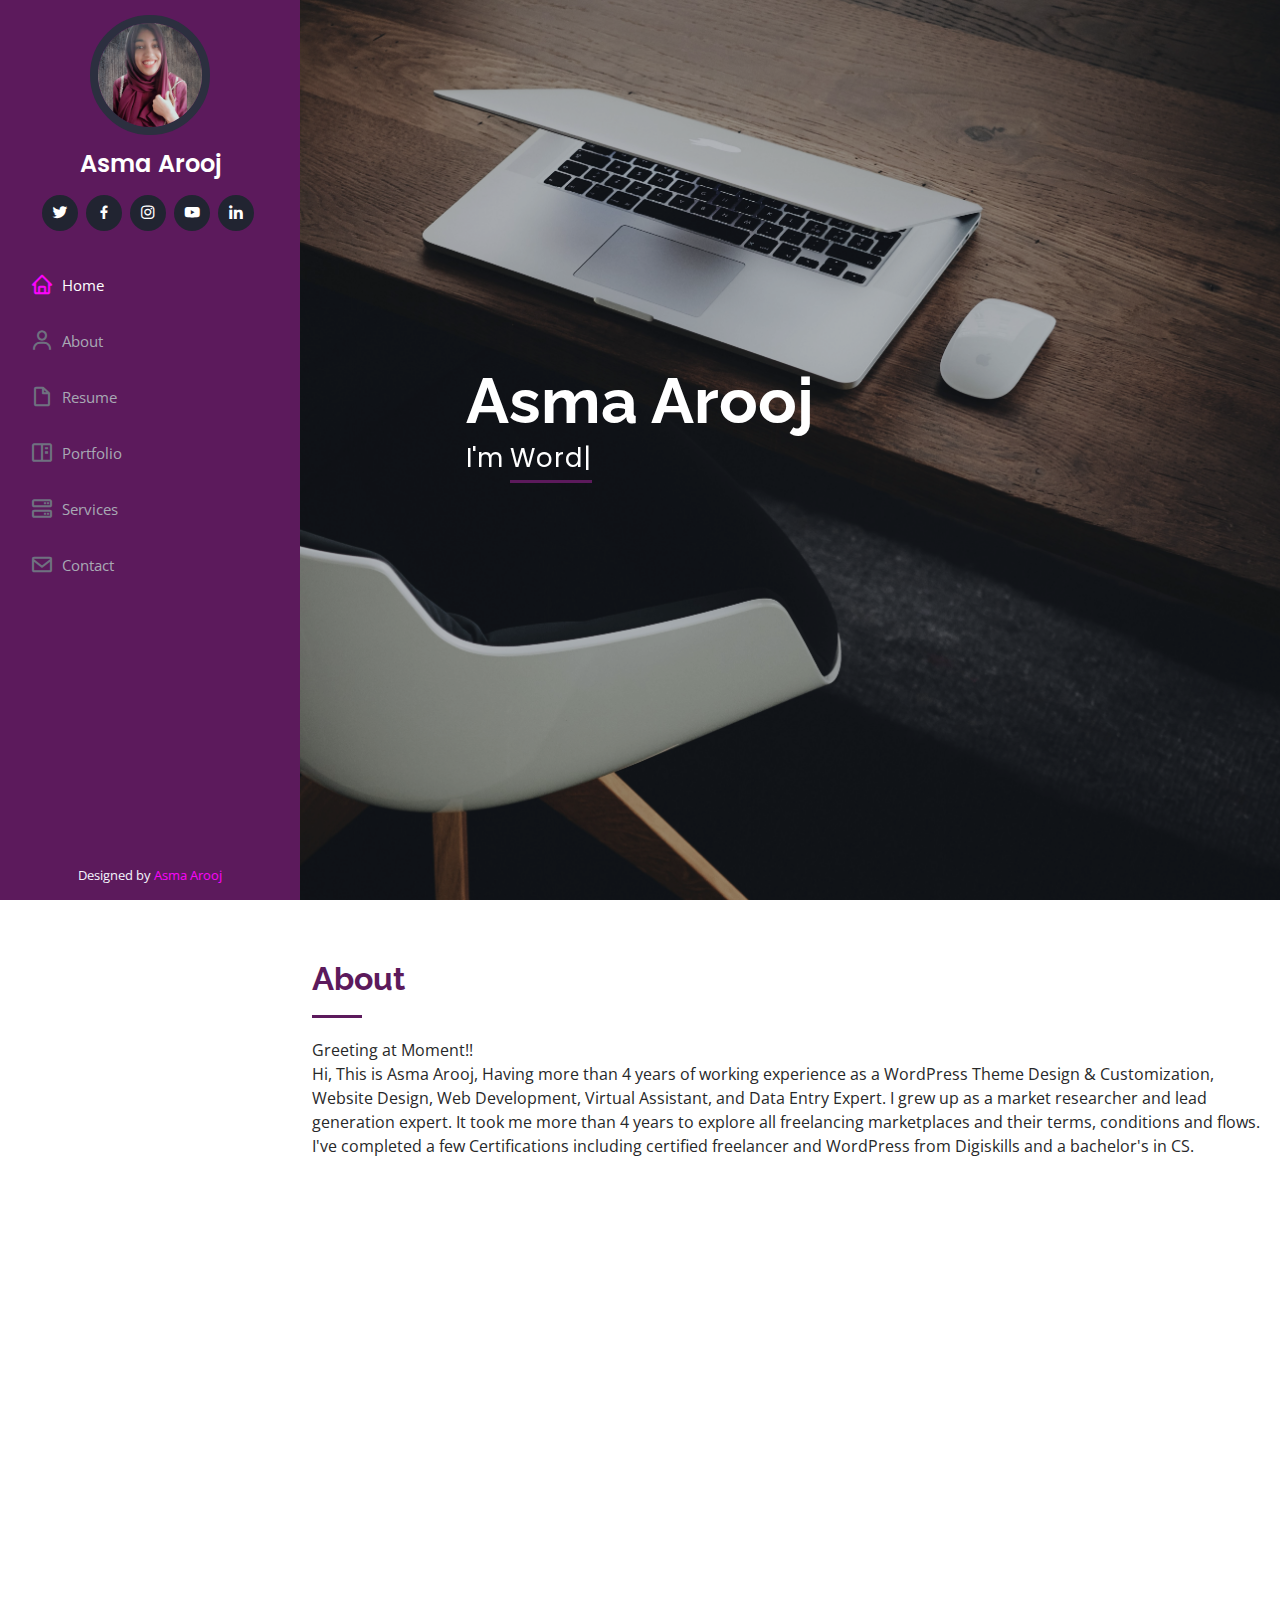
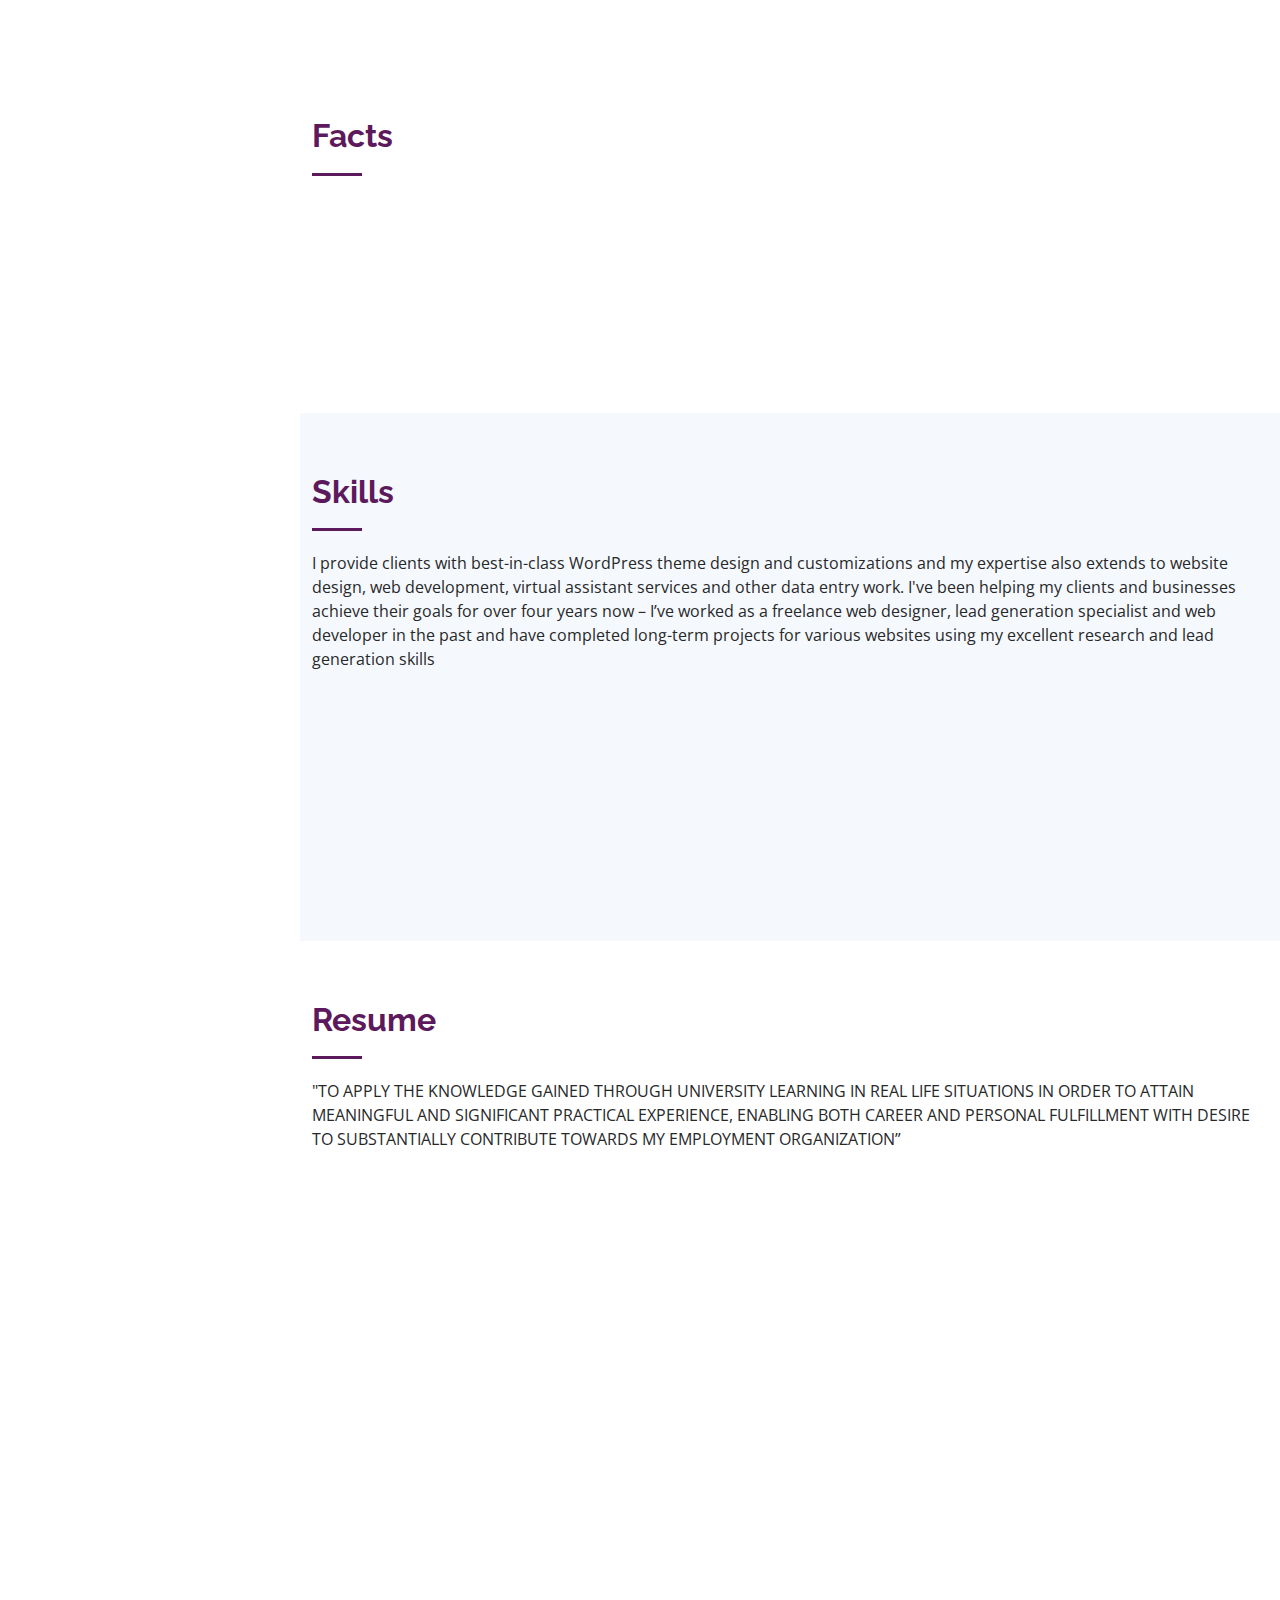
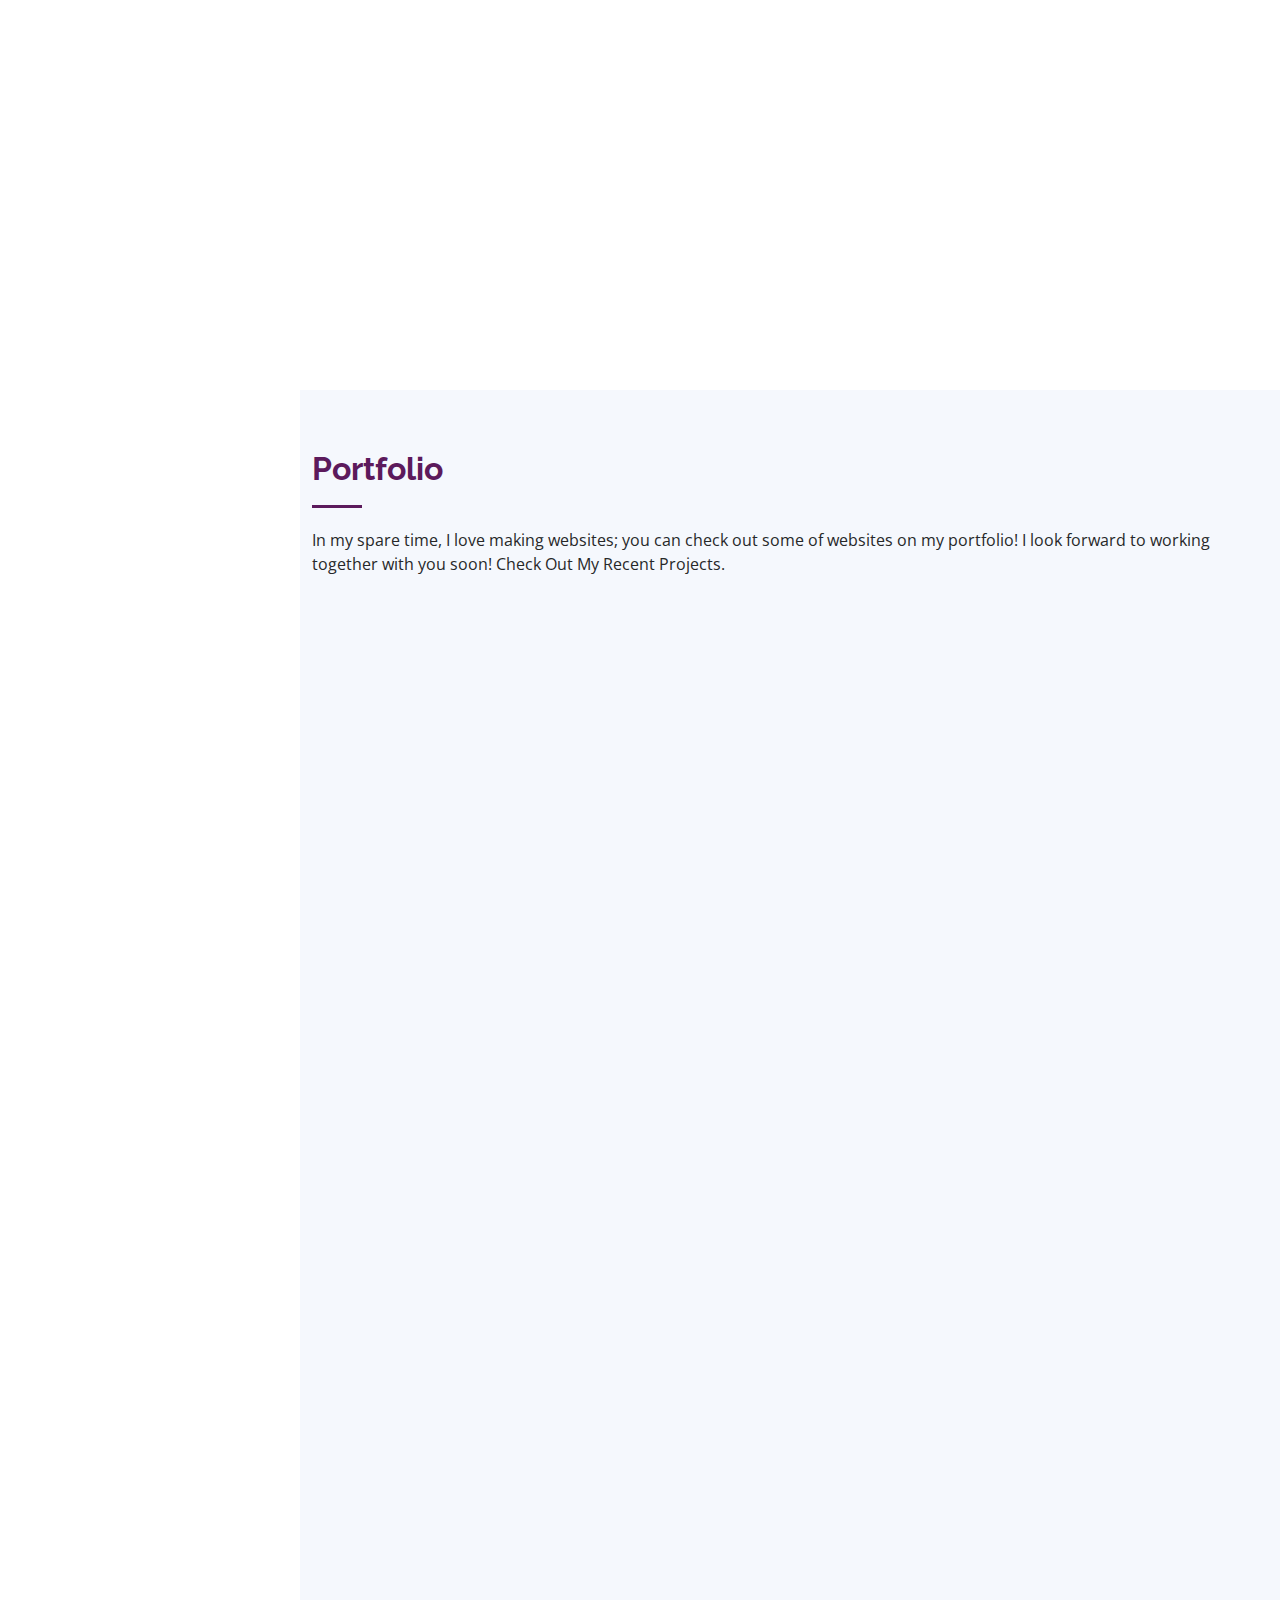
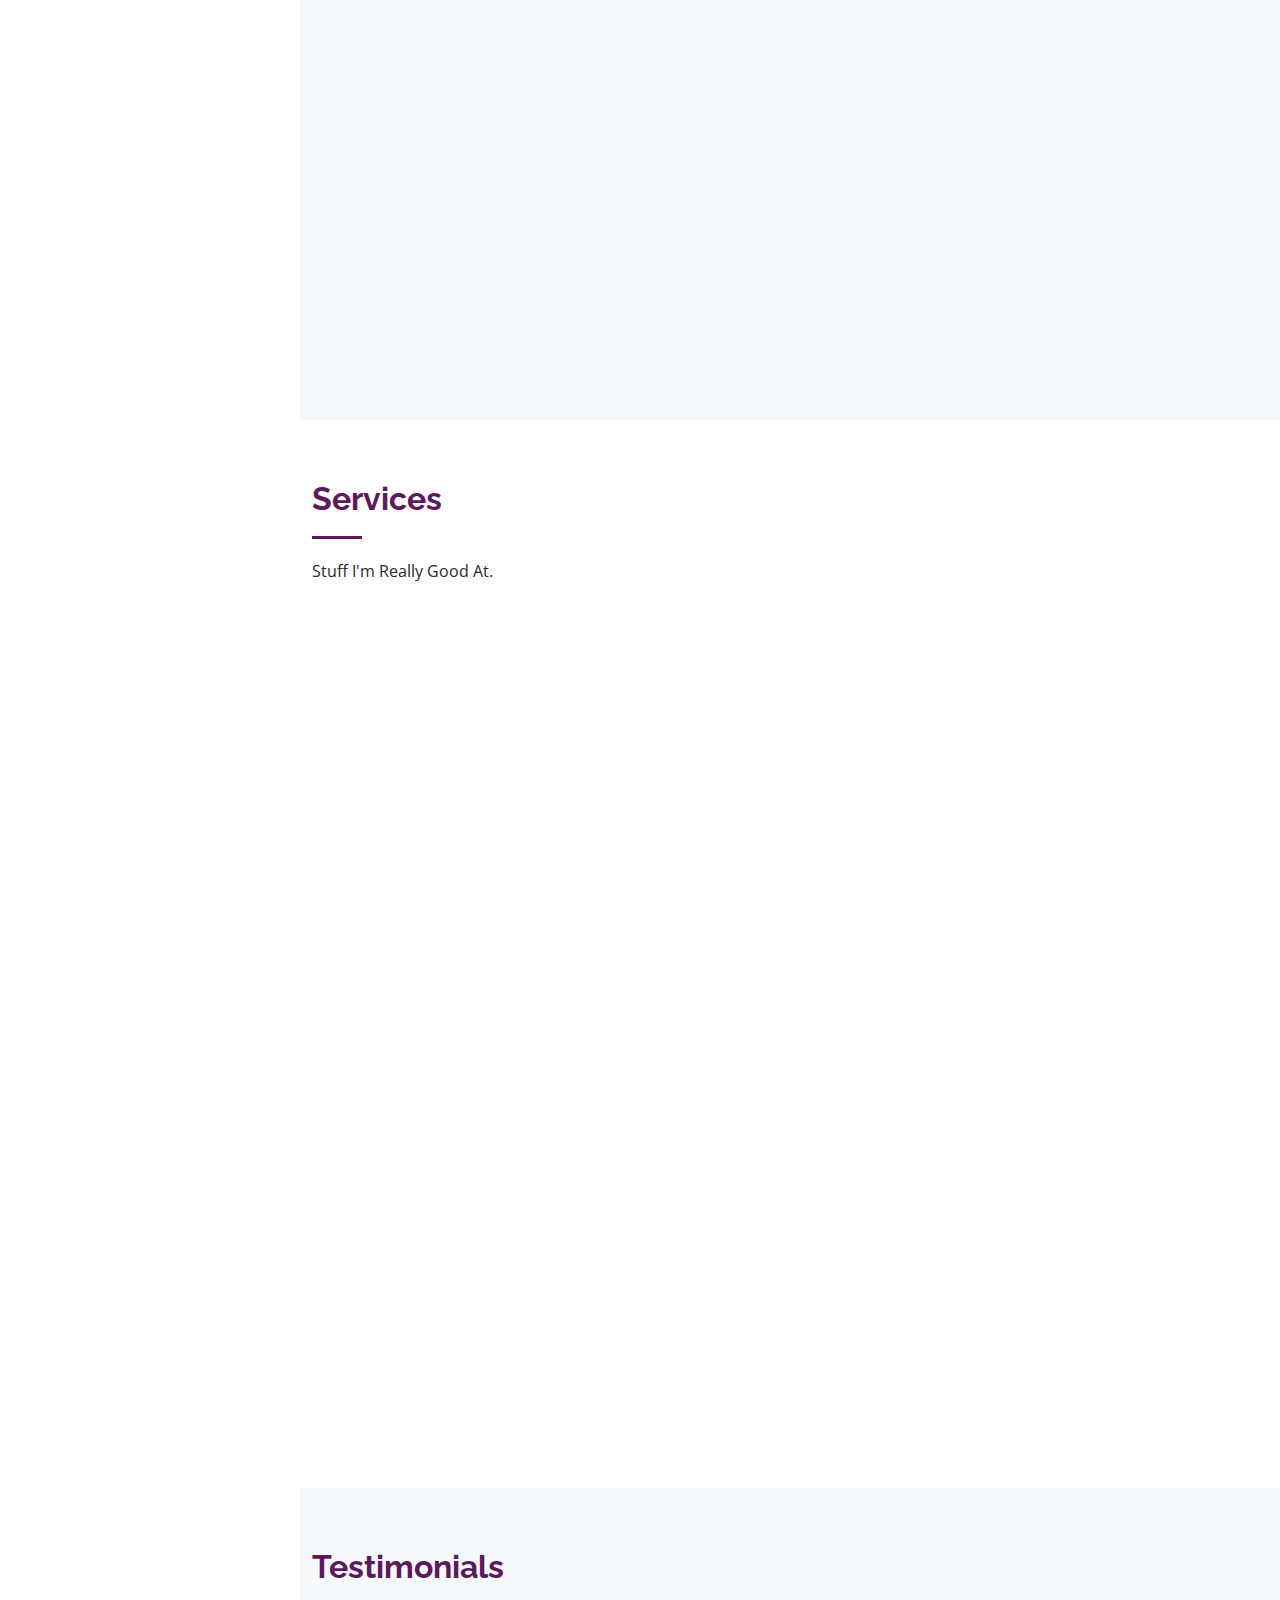
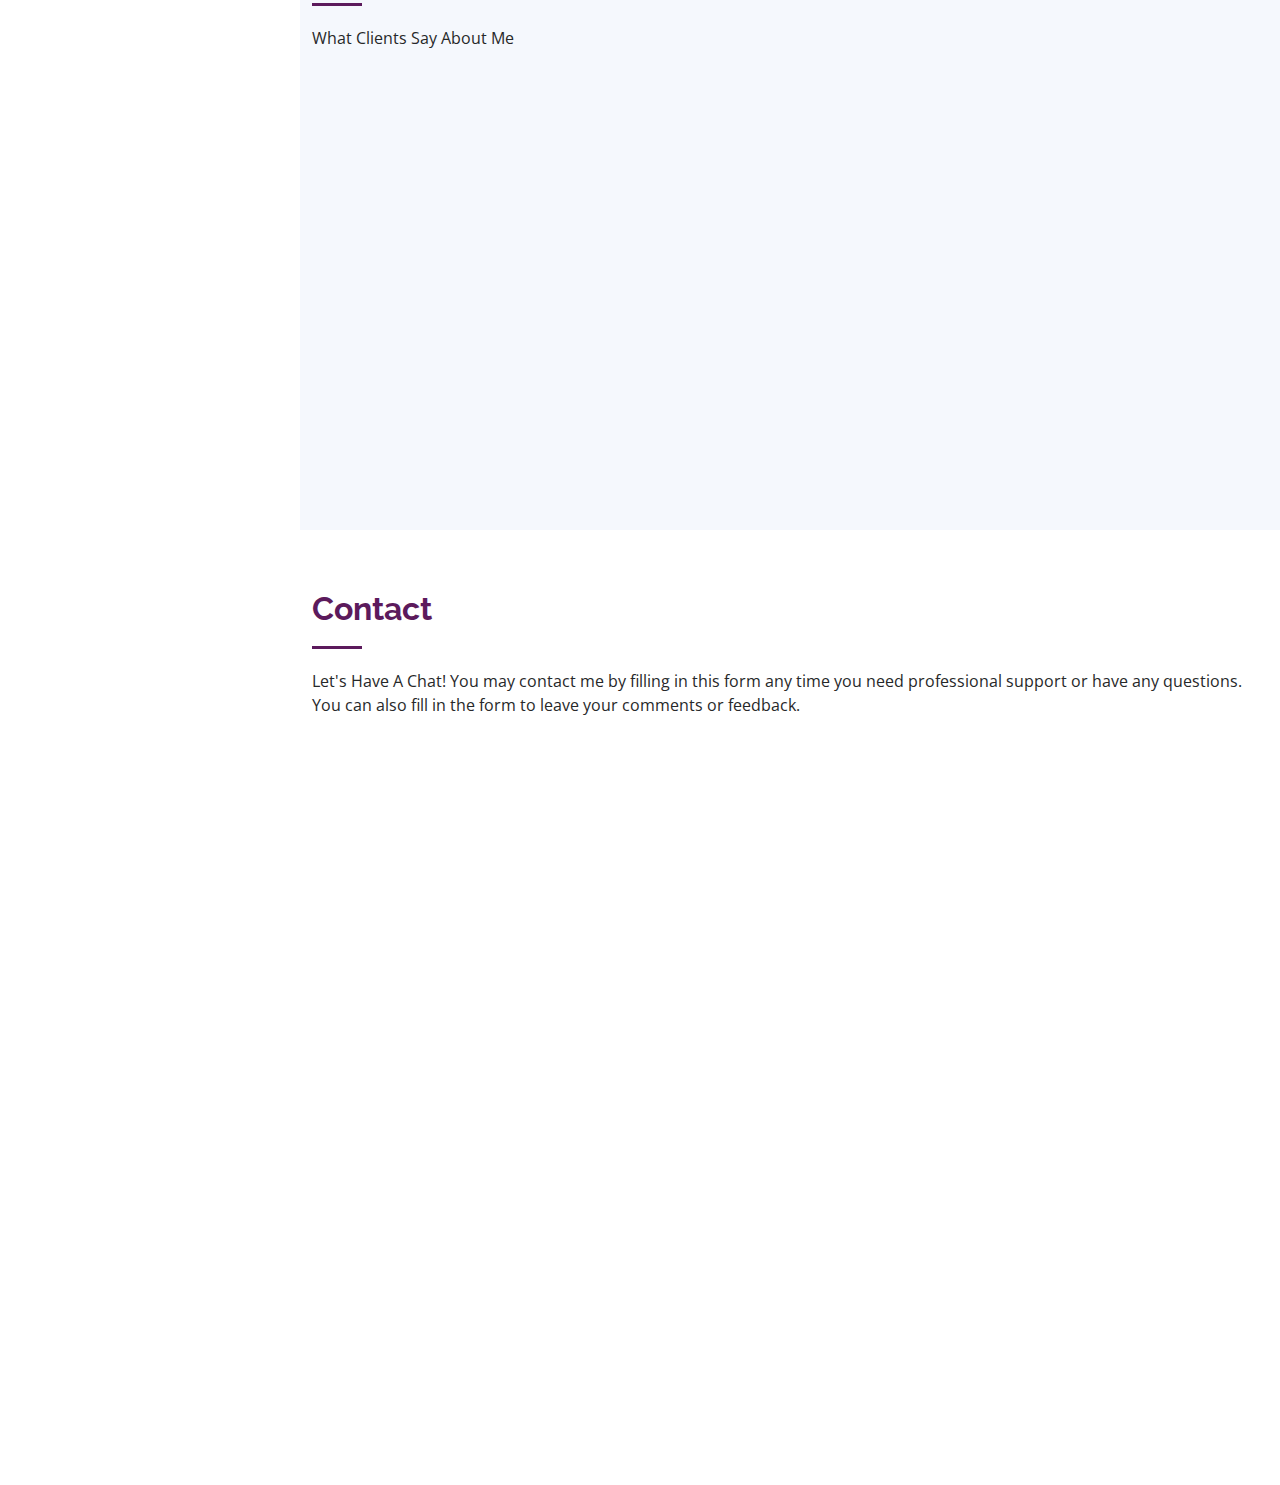
<file: index.html>
<!DOCTYPE html>
<html lang="en">

<head>
  <meta charset="utf-8">
  <meta content="width=device-width, initial-scale=1.0" name="viewport">

  <title>Asma Arooj</title>
  <meta content="" name="description">
  <meta content="" name="keywords">

  <!-- Favicons -->
  <link href="assets/img/favicon.png" rel="icon">
  <link href="assets/img/apple-touch.png" rel="apple-touch">

  <!-- Google Fonts -->
  <link href="https://fonts.googleapis.com/css?family=Open+Sans:300,300i,400,400i,600,600i,700,700i|Raleway:300,300i,400,400i,500,500i,600,600i,700,700i|Poppins:300,300i,400,400i,500,500i,600,600i,700,700i" rel="stylesheet">

  <!-- Vendor CSS Files -->
  <link href="assets/vendor/aos/aos.css" rel="stylesheet">
  <link href="assets/vendor/bootstrap/css/bootstrap.min.css" rel="stylesheet">
  <link href="assets/vendor/bootstrap-icons/bootstrap-icons.css" rel="stylesheet">
  <link href="assets/vendor/boxicons/css/boxicons.min.css" rel="stylesheet">
  <link href="assets/vendor/glightbox/css/glightbox.min.css" rel="stylesheet">
  <link href="assets/vendor/swiper/swiper-bundle.min.css" rel="stylesheet">

  <!-- Template Main CSS File -->
  <link href="assets/css/style.css" rel="stylesheet">

  <!-- =======================================================
  * Template Name: iPortfolio - v3.7.0
  * Template URL: https://bootstrapmade.com/iportfolio-bootstrap-portfolio-websites-template/
  * Author: BootstrapMade.com
  * License: https://bootstrapmade.com/license/
  ======================================================== -->
</head>

<body>

  <!-- ======= Mobile nav toggle button ======= -->
  <i class="bi bi-list mobile-nav-toggle d-xl-none"></i>

  <!-- ======= Header ======= -->
  <header id="header">
    <div class="d-flex flex-column">

      <div class="profile">
        <img src="assets/img/profile-img9.png" alt="" class="img-fluid rounded-circle">
        <h1 class="text-light"><a href="index.html">Asma Arooj</a></h1>
        <div class="social-links mt-3 text-center">
          <a href="https://twitter.com/AsmaArooj4" target="_blank" class="twitter"><i class="bx bxl-twitter"></i></a>
          <a href="https://www.facebook.com/profile.php?id=100073701270612" target="_blank" class="facebook"><i class="bx bxl-facebook"></i></a>
          <a href="https://www.instagram.com/asmaarooj16/" target="_blank" class="instagram"><i class="bx bxl-instagram"></i></a>
         <a href="https://www.youtube.com/c/TTTTechTipsTricks" target="_blank" class="google-plus"><i class="bx bxl-youtube"></i></a> 
          <a href="https://www.linkedin.com/in/asma-arooj/" target="_blank" class="linkedin"><i class="bx bxl-linkedin"></i></a>
        </div>
      </div>

      <nav id="navbar" class="nav-menu navbar">
        <ul>
          <li><a href="#hero" class="nav-link scrollto active"><i class="bx bx-home"></i> <span>Home</span></a></li>
          <li><a href="#about" class="nav-link scrollto"><i class="bx bx-user"></i> <span>About</span></a></li>
          <li><a href="#resume" class="nav-link scrollto"><i class="bx bx-file-blank"></i> <span>Resume</span></a></li>
          <li><a href="#portfolio" class="nav-link scrollto"><i class="bx bx-book-content"></i> <span>Portfolio</span></a></li>
          <li><a href="#services" class="nav-link scrollto"><i class="bx bx-server"></i> <span>Services</span></a></li>
          <li><a href="#contact" class="nav-link scrollto"><i class="bx bx-envelope"></i> <span>Contact</span></a></li>
        </ul>
      </nav><!-- .nav-menu -->
    </div>
  </header><!-- End Header -->

  <!-- ======= Hero Section ======= -->
  <section id="hero" class="d-flex flex-column justify-content-center align-items-center">
    <div class="hero-container" data-aos="fade-in">
      <h1>Asma Arooj</h1>
      <p>I'm <span class="typed" data-typed-items="WordPress Designer, Website Creator, Freelancer, Data Entry Expert, Market Researcher"></span></p>
    </div>
  </section><!-- End Hero -->

  <main id="main">

    <!-- ======= About Section ======= -->
    <section id="about" class="about">
      <div class="container">

        <div class="section-title">
          <h2>About</h2>
          <p>Greeting at Moment!!</p>
          <p>Hi, This is Asma Arooj, Having more than 4 years of working experience as a WordPress Theme Design & Customization, Website Design, Web Development, Virtual Assistant, and Data Entry Expert. I grew up as a market researcher and lead generation expert. It took me more than 4 years to explore all freelancing marketplaces and their terms, conditions and flows. I've completed a few Certifications including certified freelancer and WordPress from Digiskills and a bachelor's in CS. </p>
        </div>

        <div class="row">
          <div class="col-lg-4" data-aos="fade-right">
            <img src="assets/img/profile-img5.jpg" class="img-fluid" alt="">
          </div>
          <div class="col-lg-8 pt-4 pt-lg-0 content" data-aos="fade-left">
            <h3>WordPress Designer <!--&amp;-->| Website Creator | Market Research Specialist </h3>
            <h3></h3>

            <p class="fst-italic">
              I am serving <a href="https://www.fiverr.com/huzaifaahmed">FIVERR</a> community since 2018. With +4 years experience i am here to do something very special for you, my goal on Fiverr is very simple "100% customer satisfaction". Most of my customers are permanently working with me. I want you to be one of them.
            </p>
            <div class="row">
              <div class="col-lg-6">
                <ul>
                 <!-- <li><i class="bi bi-chevron-right"></i> <strong>Birthday:</strong> <span>16 July 1996</span></li>-->
                  <li><i class="bi bi-chevron-right"></i> <strong>Website:</strong> <span>www.example.com</span></li>
                <!--  <li><i class="bi bi-chevron-right"></i> <strong>Phone:</strong> <span>+123 456 7890</span></li>-->
                <li><i class="bi bi-chevron-right"></i> <strong>Email:</strong> <span>asmaaroojfarooqi@gmail.com</span></li> 
                <li><i class="bi bi-chevron-right"></i> <strong>Freelance:</strong> <span>Available</span></li>
              </ul>
              </div>
              <div class="col-lg-6">
                <ul>
               <!-- <li><i class="bi bi-chevron-right"></i> <strong>Age:</strong> <span>25</span></li> -->
                  <li><i class="bi bi-chevron-right"></i> <strong>Degree:</strong> <span>Bachelor</span></li>
                  <li><i class="bi bi-chevron-right"></i> <strong>City:</strong> <span>Sialkot, PAK</span></li>
                </ul>
              </div>
            </div>
            <h3>Data Entry Specialist <!--&amp;-->| Lead Generation Specialist | Canva Design </h3>

            <p>
              I am also serving Upwork community since 2021. You can hand over your project blindly or visit my profile at <a href="https://www.upwork.com/freelancers/~01457924f5efce69fa">UPWORK</a>
            </p>
          </div>
        </div>

      </div>
    </section><!-- End About Section -->

    <!-- ======= Facts Section ======= -->
    <section id="facts" class="facts">
      <div class="container">

        <div class="section-title">
          <h2>Facts</h2>
         <!-- <p>Magnam dolores commodi suscipit. Necessitatibus eius consequatur ex aliquid fuga eum quidem. Sit sint consectetur velit. Quisquam quos quisquam cupiditate. Et nemo qui impedit suscipit alias ea. Quia fugiat sit in iste officiis commodi quidem hic quas.</p>-->
        </div>

        <div class="row no-gutters">

          <div class="col-lg-3 col-md-6 d-md-flex align-items-md-stretch" data-aos="fade-up">
            <div class="count-box">
              <i class="bi bi-emoji-smile"></i>
              <span data-purecounter-start="0" data-purecounter-end="150" data-purecounter-duration="1" class="purecounter"></span>
              <p><strong>Happy Clients</strong> <!--consequuntur quae--></p>
            </div>
          </div>

          <div class="col-lg-3 col-md-6 d-md-flex align-items-md-stretch" data-aos="fade-up" data-aos-delay="100">
            <div class="count-box">
              <i class="bi bi-journal-richtext"></i>
              <span data-purecounter-start="0" data-purecounter-end="200" data-purecounter-duration="1" class="purecounter"></span>
              <p><strong>Projects</strong> </p>
            </div>
          </div>

          <div class="col-lg-3 col-md-6 d-md-flex align-items-md-stretch" data-aos="fade-up" data-aos-delay="200">
            <div class="count-box">
              <i class="bi bi-headset"></i>
              <span data-purecounter-start="0" data-purecounter-end="4" data-purecounter-duration="1" class="purecounter"></span>
              <p><strong>Years Experience</strong> </p>
            </div>
          </div>

          <div class="col-lg-3 col-md-6 d-md-flex align-items-md-stretch" data-aos="fade-up" data-aos-delay="300">
            <div class="count-box">
              <i class="bi-award"></i>
              <span data-purecounter-start="0" data-purecounter-end="4" data-purecounter-duration="1" class="purecounter"></span>
              <p><strong>Marketing Awards</strong> </p>
            </div>
          </div>

        </div>

      </div>
    </section><!-- End Facts Section -->

    <!-- ======= Skills Section ======= -->
    <section id="skills" class="skills section-bg">
      <div class="container">

        <div class="section-title">
          <h2>Skills</h2>
          <p>I provide clients with best-in-class WordPress theme design and customizations and my expertise also extends to website design, web development, virtual assistant services and other data entry work. I've been helping my clients and businesses achieve their goals for over four years now – I’ve worked as a freelance web designer, lead generation specialist and web developer in the past and have completed long-term projects for various websites using my excellent research and lead generation skills</p>
        </div>

        <div class="row skills-content">

          <div class="col-lg-6" data-aos="fade-up">

            <div class="progress">
              <span class="skill">WordPress/CMS <i class="val">100%</i></span>
              <div class="progress-bar-wrap">
                <div class="progress-bar" role="progressbar" aria-valuenow="100" aria-valuemin="0" aria-valuemax="100"></div>
              </div>
            </div>

            <div class="progress">
              <span class="skill">Web Development <i class="val">90%</i></span>
              <div class="progress-bar-wrap">
                <div class="progress-bar" role="progressbar" aria-valuenow="90" aria-valuemin="0" aria-valuemax="100"></div>
              </div>
            </div>

            <div class="progress">
              <span class="skill">Market Research <i class="val">85%</i></span>
              <div class="progress-bar-wrap">
                <div class="progress-bar" role="progressbar" aria-valuenow="85" aria-valuemin="0" aria-valuemax="100"></div>
              </div>
            </div>

          </div>

          <div class="col-lg-6" data-aos="fade-up" data-aos-delay="100">

            <div class="progress">
              <span class="skill">Data Entry <i class="val">100%</i></span>
              <div class="progress-bar-wrap">
                <div class="progress-bar" role="progressbar" aria-valuenow="100" aria-valuemin="0" aria-valuemax="100"></div>
              </div>
            </div>

            <div class="progress">
              <span class="skill">Lead Generation <i class="val">85%</i></span>
              <div class="progress-bar-wrap">
                <div class="progress-bar" role="progressbar" aria-valuenow="85" aria-valuemin="0" aria-valuemax="100"></div>
              </div>
            </div>

            <div class="progress">
              <span class="skill">Photoshop <i class="val">90%</i></span>
              <div class="progress-bar-wrap">
                <div class="progress-bar" role="progressbar" aria-valuenow="90" aria-valuemin="0" aria-valuemax="100"></div>
              </div>
            </div>

          </div>

        </div>

      </div>
    </section><!-- End Skills Section -->

    <!-- ======= Resume Section ======= -->
    <section id="resume" class="resume">
      <div class="container">

        <div class="section-title">
          <h2>Resume</h2>
          <p>"TO APPLY THE KNOWLEDGE GAINED THROUGH UNIVERSITY LEARNING IN REAL LIFE SITUATIONS IN ORDER TO ATTAIN MEANINGFUL AND SIGNIFICANT PRACTICAL EXPERIENCE, ENABLING BOTH CAREER AND PERSONAL FULFILLMENT WITH DESIRE TO SUBSTANTIALLY CONTRIBUTE TOWARDS MY EMPLOYMENT ORGANIZATION”</p>
        </div>

        <div class="row">
          <div class="col-lg-6" data-aos="fade-up">
            <h3 class="resume-title">Sumary</h3>
            <div class="resume-item pb-0">
              <h4>Asms Arooj</h4>
              <p style="text-align: justify;"><em>I am a skilled freelance professional with a Bachelor's degree in Computer Science. I have accumulated 4+ years of experience in Wordpress designer, Web developrer. Data Entry, Data Conversion Services, and Market Research, and Lead Generation work for businesses across various industries with cost-effective solutions. I have also performed different tasks as a virtual assistant.</em></p>
              <ul>
                <li>Pasrur, Sialkot PAK</li>
                <li>asmaaroojfarooqi@gmail.com</li>
              </ul>
            </div>

            <h3 class="resume-title">Education</h3>
            <div class="resume-item">
              <h4>UNIVERSITY OF CENTRAL PUNJAB —LAHORE —BSC-CS</h4>
              <h5>2017 - 2019</h5>
              <p><em>Associate Degree program in Computer Science</em></p>
              <p>CGPA: <b>3.43</b></p>
            </div>
            <div class="resume-item">
              <h4>SUPERIOR GROUP OF COLLEGE—PASRUR —ICS</h4>
              <h5>2015 - 2017</h5>
              <p><em>Intermediate in computer Science</em></p>
              <p>Percentage: <b>80%</b></p>
            </div>
          </div>
          <div class="col-lg-6" data-aos="fade-up" data-aos-delay="100">
            <h3 class="resume-title">Professional Experience</h3>
            <div class="resume-item">
              <h4>WordPress Designer &amp Web Developer, FIVERR &amp UPWORK</h4>
              <h5>2018 - Present</h5>
              <!--<p><em>Experion, New York, NY </em></p>-->
              <ul>
                <li>Skilled in WordPress Tool, HTML, CSS, Javascript.</li>
                <li>Theme and plugin installation. </li>
                <li>Page builders: Elementor, Divi, Beaver.</li>
                <li>Digital marketing and SEO</li>
              </ul>
            </div>
            <div class="resume-item">
              <h4>DATA ENTRY EXPERT, MARKET RESEARCH, FIVERR & UPWORK</h4>
              <h5>2018 - Present</h5>
              <!--<p><em>Stepping Stone Advertising, New York, NY</em></p>-->
              <ul>
                <li>Highly accurate data entry clerk with 4 years experience, seeking position with Media Level Marketing. 10-Key Typing Speed of 15,000 KPH with zero errors. </li>
                <li>Maintained 99% accuracy in two fast-paced data entry positions, entering 750-1000 records per day</li>
                <li>Quantitative analysis, Data visualization, Marketing, Assessing data sources, Research and Statistics </li>
                <li>Using market research tools like Google Trends, Statista, Google Analytics, Google keyword planner and Pew Research Center etc.</li>
              </ul>
            </div>
          </div>
        </div>

      </div>
    </section><!-- End Resume Section -->

    <!-- ======= Portfolio Section ======= -->
    <section id="portfolio" class="portfolio section-bg">
      <div class="container">

        <div class="section-title">
          <h2>Portfolio</h2>
          <p>In my spare time, I love making websites; you can check out some of websites on my portfolio! I look forward to working together with you soon! Check Out My Recent Projects.</p>
        </div>

        <div class="row" data-aos="fade-up">
          <div class="col-lg-12 d-flex justify-content-center">
            <ul id="portfolio-flters">
              <li data-filter="*" class="filter-active">All</li>
              <li data-filter=".filter-web">Web</li>
              <li data-filter=".filter-app">Sheets</li>
              <li data-filter=".filter-card">Card</li>
             
            </ul>
          </div>
        </div>

        <div class="row portfolio-container" data-aos="fade-up" data-aos-delay="100">
<!-- sheets sample-->
          <div class="col-lg-4 col-md-6 portfolio-item filter-app">
            <div class="portfolio-wrap">
              <img src="assets/img/portfolio/sheet-1.PNG" class="img-fluid" alt="">
              <div class="portfolio-links">
                <a href="assets/img/portfolio/sheet-1.PNG" data-gallery="portfolioGallery" class="portfolio-lightbox" title="App 1"><i class="bx bx-plus"></i></a>
                <a href="https://www.upwork.com/freelancers/~01457924f5efce69fa" target="_blank" title="More Details"><i class="bx bx-link"></i></a>
              </div>
            </div>
          </div>
            <!--real estate website sample -->
          <div class="col-lg-4 col-md-6 portfolio-item filter-web">
            <div class="portfolio-wrap">
              <img src="assets/img/portfolio/portfolio-1.png" class="img-fluid" alt="">
              <div class="portfolio-links">
                <a href="assets/img/portfolio/portfolio-1.png" data-gallery="portfolioGallery" class="portfolio-lightbox" title="Real Estate web"><i class="bx bx-plus"></i></a>
                <a href="portfolio-details -1.html" title="More Details"><i class="bx bx-link"></i></a>
              </div>
            </div>
          </div>
              <!-- sheets sample-->
          <div class="col-lg-4 col-md-6 portfolio-item filter-app">
            <div class="portfolio-wrap">
              <img src="assets/img/portfolio/sheet-2.PNG" class="img-fluid" alt="">
              <div class="portfolio-links">
                <a href="assets/img/portfolio/sheet-2.PNG" data-gallery="portfolioGallery" class="portfolio-lightbox" title="App 2"><i class="bx bx-plus"></i></a>
                <a href="https://www.upwork.com/freelancers/~01457924f5efce69fa" target="_blank" title="More Details"><i class="bx bx-link"></i></a>
              </div>
            </div>
          </div>
              <!-- business card sample -->
          <div class="col-lg-4 col-md-6 portfolio-item filter-card">
            <div class="portfolio-wrap">
              <img src="assets/img/portfolio/card-1.png" class="img-fluid" alt="">
              <div class="portfolio-links">
                <a href="assets/img/portfolio/card-1.png" data-gallery="portfolioGallery" class="portfolio-lightbox" title="Business Card 2"><i class="bx bx-plus"></i></a>
                <a href="https://www.fiverr.com/share/P3aYzE" target="_blank" title="More Details"><i class="bx bx-link"></i></a>
              </div>
            </div>
          </div>
              <!-- restaurant website sample -->
          <div class="col-lg-4 col-md-6 portfolio-item filter-web">
            <div class="portfolio-wrap">
              <img src="assets/img/portfolio/portfolio-2.png" class="img-fluid" alt="">
              <div class="portfolio-links">
                <a href="assets/img/portfolio/portfolio-2.png" data-gallery="portfolioGallery" class="portfolio-lightbox" title="Restaurant Web 2"><i class="bx bx-plus"></i></a>
                <a href="portfolio-details.html" title="More Details"><i class="bx bx-link"></i></a>
              </div>
            </div>
          </div>
              <!-- sheets sample-->
          <div class="col-lg-4 col-md-6 portfolio-item filter-app">
            <div class="portfolio-wrap">
              <img src="assets/img/portfolio/sheet-3.PNG" class="img-fluid" alt="">
              <div class="portfolio-links">
                <a href="assets/img/portfolio/sheet-3.PNG" data-gallery="portfolioGallery" class="portfolio-lightbox" title="App 3"><i class="bx bx-plus"></i></a>
                <a href="https://www.upwork.com/freelancers/~01457924f5efce69fa" target="_blank" title="More Details"><i class="bx bx-link"></i></a>
              </div>
            </div>
          </div>
              <!-- business card sample -->
          <div class="col-lg-4 col-md-6 portfolio-item filter-card">
            <div class="portfolio-wrap">
              <img src="assets/img/portfolio/card-2.png" class="img-fluid" alt="">
              <div class="portfolio-links">
                <a href="assets/img/portfolio/card-2.png" data-gallery="portfolioGallery" class="portfolio-lightbox" title="Business Card 1"><i class="bx bx-plus"></i></a>
                <a href="https://www.fiverr.com/share/P3aYzE" target="_blank" title="More Details"><i class="bx bx-link"></i></a>
              </div>
            </div>
          </div>
            <!-- business card sample -->
           <div class="col-lg-4 col-md-6 portfolio-item filter-card">
            <div class="portfolio-wrap">
              <img src="assets/img/portfolio/card-3.png" class="img-fluid" alt="">
              <div class="portfolio-links">
                <a href="assets/img/portfolio/card-3.png" data-gallery="portfolioGallery" class="portfolio-lightbox" title="Business Card 3"><i class="bx bx-plus"></i></a>
                <a href="https://www.fiverr.com/share/P3aYzE" target="_blank" title="More Details"><i class="bx bx-link"></i></a>
              </div>
            </div>
          </div>
          <!-- business card sample -->
          <div class="col-lg-4 col-md-6 portfolio-item filter-card">
            <div class="portfolio-wrap">
              <img src="assets/img/portfolio/card-4.png" class="img-fluid" alt="">
              <div class="portfolio-links">
                <a href="assets/img/portfolio/card-4.png" data-gallery="portfolioGallery" class="portfolio-lightbox" title="Business Card 3"><i class="bx bx-plus"></i></a>
                <a href="https://www.fiverr.com/share/P3aYzE" target="_blank" title="More Details"><i class="bx bx-link"></i></a>
              </div>
            </div>
          </div>
          <!-- business card sample -->
          <div class="col-lg-4 col-md-6 portfolio-item filter-card">
            <div class="portfolio-wrap">
              <img src="assets/img/portfolio/card-5.png" class="img-fluid" alt="">
              <div class="portfolio-links">
                <a href="assets/img/portfolio/card-5.png" data-gallery="portfolioGallery" class="portfolio-lightbox" title="Business Card 3"><i class="bx bx-plus"></i></a>
                <a href="https://www.fiverr.com/share/P3aYzE" target="_blank" title="More Details"><i class="bx bx-link"></i></a>
              </div>
            </div>
          </div>
              <!-- School system website sample -->
          <div class="col-lg-4 col-md-6 portfolio-item filter-web">
            <div class="portfolio-wrap">
              <img src="assets/img/portfolio/portfolio-3.png" class="img-fluid" alt="">
              <div class="portfolio-links">
                <a href="assets/img/portfolio/portfolio-3.png" data-gallery="portfolioGallery" class="portfolio-lightbox" title="School System Web 3"><i class="bx bx-plus"></i></a>
                <a href="portfolio-details -3.html" title="More Details"><i class="bx bx-link"></i></a>
              </div>
            </div>
          </div>

        </div>

      </div>
    </section><!-- End Portfolio Section -->

    <!-- ======= Services Section ======= -->
    <section id="services" class="services">
      <div class="container">

        <div class="section-title">
          <h2>Services</h2>
          <p>Stuff I'm Really Good At.</p>
        </div>

        <div class="row">
          <div class="col-lg-4 col-md-6 icon-box" data-aos="fade-up">
            <div class="icon"><i class="bi bi-briefcase"></i></div>
            <h4 class="title"><a href="">WordPress Designer</a></h4>
            <p class="description">I am here to design and develop a professional wordpress website for your business. This service is an <b>all-in-one solution</b> for all of your wordpress website development needs. If you already have a customized design or idea, I can develop it. If you don't have any design I can design and develop a complete website for you based on your specific needs and requirements.              </p>
          </div>
          <div class="col-lg-4 col-md-6 icon-box" data-aos="fade-up" data-aos-delay="100">
            <div class="icon"><i class="bi bi-card-checklist"></i></div>
            <h4 class="title"><a href=""> website Creator </a></h4>
            <p class="description">Are u looking for a DESKTOP, MOBILE & TABLET friendly responsive and beautiful website what you vision off? So you are on right shop. I can create best RESPONSIVE, Attractive, Modern and Responsive WordPress websites for various kind of businesses ,Blog & Magazine,Education,Entertainment,Non-profit,Real estate,Wedding, Portfolio Services,Legal,Saloon,Gym,Health & Fitness,E-commerce Stores at affordable price in very short interval of time.</p>
          </div>
          <div class="col-lg-4 col-md-6 icon-box" data-aos="fade-up" data-aos-delay="200">
            <div class="icon"><i class="bi bi-bar-chart"></i></div>
            <h4 class="title"><a href="">Data Entry Specialist</a></h4>
            <p class="description">Are you looking for a professional Data Entry Expert or big data entry project done? Yes you are at the right place. We are here to help you to promote your business with 100% satisfaction. We will provide you fast and reliable service and our goal is to provide the best services possible to all of our clients.            </p>
          </div>
          <div class="col-lg-4 col-md-6 icon-box" data-aos="fade-up" data-aos-delay="300">
            <div class="icon"><i class="bi bi-binoculars"></i></div>
            <h4 class="title"><a href="">Digital Marketing</a></h4>
            <p class="description">Looking to sell online? I will develop an eCommerce website for you. The most important piece is that it keeps your customer's information safe! I can work on any CMS to get the help you increase your online sales</p>
          </div>
          <div class="col-lg-4 col-md-6 icon-box" data-aos="fade-up" data-aos-delay="400">
            <div class="icon"><i class="bi bi-brightness-high"></i></div>
            <h4 class="title"><a href="">Market Research Specialist</a></h4>
            <p class="description">I will make a deep web research about anything you would like to learn about and you can't find and collect the information easily. know how to collect information the quickest possible. I will deliver the results of the research in pdf, doc or excel datasheet, whatever suits best to your request</p>
          </div>
          <div class="col-lg-4 col-md-6 icon-box" data-aos="fade-up" data-aos-delay="500">
            <div class="icon"><i class="bi bi-calendar4-week"></i></div>
            <h4 class="title"><a href="">Canva Design</a></h4>
            <p class="description">Are you looking for any Template Design for Your Personal, Business, etc? Using Canva? I will design or redesign anything in Canva. Canva is a graphic design platform that allows creating social media graphics, banners, ads, Flyers, logos, posters, and other visual content just by drag and drop.</p>
          </div>
        </div>

      </div>
    </section><!-- End Services Section -->

    <!-- ======= Testimonials Section ======= -->
    <section id="testimonials" class="testimonials section-bg">
      <div class="container">

        <div class="section-title">
          <h2>Testimonials</h2>
          <p>What Clients Say About Me</p>
        </div>

        <div class="testimonials-slider swiper" data-aos="fade-up" data-aos-delay="100">
          <div class="swiper-wrapper">

            <div class="swiper-slide">
              <div class="testimonial-item" data-aos="fade-up">
                <p>
                  <i class="bx bxs-quote-alt-left quote-icon-left"></i>
                  Excellent work was provided in a timely manner!.
                  <i class="bx bxs-quote-alt-right quote-icon-right"></i>
                </p>
              <!--  <img src="assets/img/testimonials/testimonials-1.jpg" class="testimonial-img" alt="">-->
                <h3>rohanjain325</h3>
                <h4>Fiverr Buyer, Canada</h4>
              </div>
            </div><!-- End testimonial item -->

            <div class="swiper-slide">
              <div class="testimonial-item" data-aos="fade-up" data-aos-delay="100">
                <p>
                  <i class="bx bxs-quote-alt-left quote-icon-left"></i>
                  Research was fulfilled as requested.
                  <i class="bx bxs-quote-alt-right quote-icon-right"></i>
                </p>
             <!--   <img src="assets/img/testimonials/testimonials-2.jpg" class="testimonial-img" alt="">-->
                <h3>thpod850</h3>
                <h4>Fiverr Buyer, United State</h4>
              </div>
            </div><!-- End testimonial item -->

            <div class="swiper-slide">
              <div class="testimonial-item" data-aos="fade-up" data-aos-delay="200">
                <p>
                  <i class="bx bxs-quote-alt-left quote-icon-left"></i>
                  quick and valuable delivery. the result matched fully my expectation. communication was simple and straight forward Seller has immediately understood the job and has delivered on the same day impressive ! thank you and i will be happy to work with you again ! TX !
                  <i class="bx bxs-quote-alt-right quote-icon-right"></i>
                </p>
               <!-- <img src="assets/img/testimonials/testimonials-3.jpg" class="testimonial-img" alt="">-->
                <h3>formetx</h3>
                <h4>Fiverr Buyer, France</h4>
              </div>
            </div><!-- End testimonial item -->

            <div class="swiper-slide">
              <div class="testimonial-item" data-aos="fade-up" data-aos-delay="300">
                <p>
                  <i class="bx bxs-quote-alt-left quote-icon-left"></i>
                  Very responsive provider.
                  <i class="bx bxs-quote-alt-right quote-icon-right"></i>
                </p>
               <!-- <img src="assets/img/testimonials/testimonials-4.jpg" class="testimonial-img" alt="">-->
                <h3>degggg</h3>
                <h4>Fiverr Buyer, United State</h4>
              </div>
            </div><!-- End testimonial item -->

            <div class="swiper-slide">
              <div class="testimonial-item" data-aos="fade-up" data-aos-delay="400">
                <p>
                  <i class="bx bxs-quote-alt-left quote-icon-left"></i>
                  They were very prompt at getting the research done. Initially was done without summary, but seller was great at making quick edit. The information will need to be slightly tweaked but overall very hepful to have a great deal of research articles to source for a new venture.
                  <i class="bx bxs-quote-alt-right quote-icon-right"></i>
                </p>
               <!-- <img src="assets/img/testimonials/testimonials-5.jpg" class="testimonial-img" alt="">-->
                <h3>kaeleighdoherty</h3>
                <h4>Fiverr Buyer, Canada</h4>
              </div>
            </div><!-- End testimonial item -->

          </div>
          <div class="swiper-pagination"></div>
        </div>

      </div>
    </section><!-- End Testimonials Section -->

    <!-- ======= Contact Section ======= -->
    <section id="contact" class="contact">
      <div class="container">

        <div class="section-title">
          <h2>Contact</h2>
          <p>Let's Have A Chat! You may contact me by filling in this form any time you need professional support or have any questions. You can also fill in the form to leave your comments or feedback.</p>
        </div>

        <div class="row" data-aos="fade-in">

          <div class="col-lg-5 d-flex align-items-stretch">
            <div class="info">
              <div class="address">
                <i class="bi bi-geo-alt"></i>
                <h4>Location:</h4>
                <p>Pasrur, Sialkot, PAK 51480</p>
              </div>

              <div class="email">
                <i class="bi bi-envelope"></i>
                <h4>Email:</h4>
                <p>asmaaroojfarooqi@gmail.com</p>
              </div>

              <div class="skype">
                <i class="bi bi-skype"></i>
                <h4>skpe:</h4>
                <p>live:.cid.eb6c03f75b90f675</p>
              </div>

              <iframe src="https://www.google.com/maps/embed?pb=!1m14!1m8!1m3!1d12097.433213460943!2d-74.0062269!3d40.7101282!3m2!1i1024!2i768!4f13.1!3m3!1m2!1s0x0%3A0xb89d1fe6bc499443!2sDowntown+Conference+Center!5e0!3m2!1smk!2sbg!4v1539943755621" frameborder="0" style="border:0; width: 100%; height: 290px;" allowfullscreen></iframe>
            </div>

          </div>

          <div class="col-lg-7 mt-5 mt-lg-0 d-flex align-items-stretch">
            <form action="forms/contact.php" method="post" role="form" class="php-email-form">
              <div class="row">
                <div class="form-group col-md-6">
                  <label for="name">Your Name</label>
                  <input type="text" name="name" class="form-control" id="name" required>
                </div>
                <div class="form-group col-md-6">
                  <label for="name">Your Email</label>
                  <input type="email" class="form-control" name="email" id="email" required>
                </div>
              </div>
              <div class="form-group">
                <label for="name">Subject</label>
                <input type="text" class="form-control" name="subject" id="subject" required>
              </div>
              <div class="form-group">
                <label for="name">Message</label>
                <textarea class="form-control" name="message" rows="10" required></textarea>
              </div>
              <div class="my-3">
                <div class="loading">Loading</div>
                <div class="error-message"></div>
                <div class="sent-message">Your message has been sent. Thank you!</div>
              </div>
              <div class="text-center"><button type="submit">Send Message</button></div>
            </form>
          </div>

        </div>

      </div>
    </section><!-- End Contact Section -->

  </main><!-- End #main -->

  <!-- ======= Footer ======= -->
  <footer id="footer">
    <div class="container">
      <!-- <div class="copyright">
        &copy; Copyright <strong><span>iPortfolio</span></strong>
      </div>-->
      <div class="credits">
        <!-- All the links in the footer should remain intact. -->
        <!-- You can delete the links only if you purchased the pro version. -->
        <!-- Licensing information: https://bootstrapmade.com/license/ -->
        <!-- Purchase the pro version with working PHP/AJAX contact form: https://bootstrapmade.com/iportfolio-bootstrap-portfolio-websites-template/ -->
        Designed by <a href="https://bootstrapmade.com/">Asma Arooj</a>
      </div>
    </div>
  </footer><!-- End  Footer -->

  <a href="#" class="back-to-top d-flex align-items-center justify-content-center"><i class="bi bi-arrow-up-short"></i></a>

  <!-- Vendor JS Files -->
  <script src="assets/vendor/purecounter/purecounter.js"></script>
  <script src="assets/vendor/aos/aos.js"></script>
  <script src="assets/vendor/bootstrap/js/bootstrap.bundle.min.js"></script>
  <script src="assets/vendor/glightbox/js/glightbox.min.js"></script>
  <script src="assets/vendor/isotope-layout/isotope.pkgd.min.js"></script>
  <script src="assets/vendor/swiper/swiper-bundle.min.js"></script>
  <script src="assets/vendor/typed.js/typed.min.js"></script>
  <script src="assets/vendor/waypoints/noframework.waypoints.js"></script>
  <script src="assets/vendor/php-email-form/validate.js"></script>

  <!-- Template Main JS File -->
  <script src="assets/js/main.js"></script>

</body>

</html>
</file>
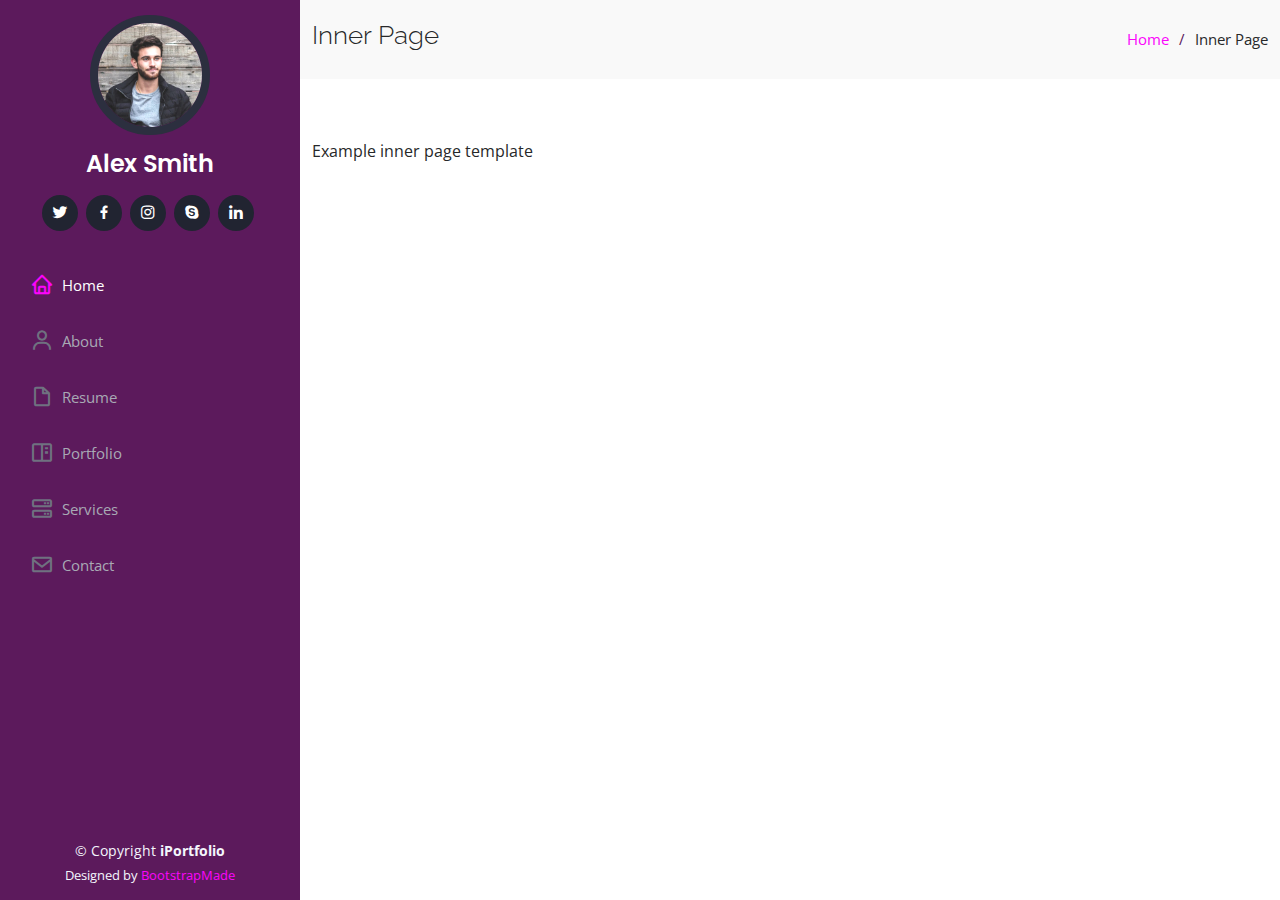
<file: inner-page.html>
<!DOCTYPE html>
<html lang="en">

<head>
  <meta charset="utf-8">
  <meta content="width=device-width, initial-scale=1.0" name="viewport">

  <title>Inner Page - iPortfolio Bootstrap Template</title>
  <meta content="" name="description">
  <meta content="" name="keywords">

  <!-- Favicons -->
  <link href="assets/img/favicon.png" rel="icon">
  <link href="assets/img/apple-touch-icon.png" rel="apple-touch-icon">

  <!-- Google Fonts -->
  <link href="https://fonts.googleapis.com/css?family=Open+Sans:300,300i,400,400i,600,600i,700,700i|Raleway:300,300i,400,400i,500,500i,600,600i,700,700i|Poppins:300,300i,400,400i,500,500i,600,600i,700,700i" rel="stylesheet">

  <!-- Vendor CSS Files -->
  <link href="assets/vendor/aos/aos.css" rel="stylesheet">
  <link href="assets/vendor/bootstrap/css/bootstrap.min.css" rel="stylesheet">
  <link href="assets/vendor/bootstrap-icons/bootstrap-icons.css" rel="stylesheet">
  <link href="assets/vendor/boxicons/css/boxicons.min.css" rel="stylesheet">
  <link href="assets/vendor/glightbox/css/glightbox.min.css" rel="stylesheet">
  <link href="assets/vendor/swiper/swiper-bundle.min.css" rel="stylesheet">

  <!-- Template Main CSS File -->
  <link href="assets/css/style.css" rel="stylesheet">

  <!-- =======================================================
  * Template Name: iPortfolio - v3.7.0
  * Template URL: https://bootstrapmade.com/iportfolio-bootstrap-portfolio-websites-template/
  * Author: BootstrapMade.com
  * License: https://bootstrapmade.com/license/
  ======================================================== -->
</head>

<body>

  <!-- ======= Mobile nav toggle button ======= -->
  <i class="bi bi-list mobile-nav-toggle d-xl-none"></i>

  <!-- ======= Header ======= -->
  <header id="header">
    <div class="d-flex flex-column">

      <div class="profile">
        <img src="assets/img/profile-img.jpg" alt="" class="img-fluid rounded-circle">
        <h1 class="text-light"><a href="index.html">Alex Smith</a></h1>
        <div class="social-links mt-3 text-center">
          <a href="#" class="twitter"><i class="bx bxl-twitter"></i></a>
          <a href="#" class="facebook"><i class="bx bxl-facebook"></i></a>
          <a href="#" class="instagram"><i class="bx bxl-instagram"></i></a>
          <a href="#" class="google-plus"><i class="bx bxl-skype"></i></a>
          <a href="#" class="linkedin"><i class="bx bxl-linkedin"></i></a>
        </div>
      </div>

      <nav id="navbar" class="nav-menu navbar">
        <ul>
          <li><a href="#hero" class="nav-link scrollto active"><i class="bx bx-home"></i> <span>Home</span></a></li>
          <li><a href="#about" class="nav-link scrollto"><i class="bx bx-user"></i> <span>About</span></a></li>
          <li><a href="#resume" class="nav-link scrollto"><i class="bx bx-file-blank"></i> <span>Resume</span></a></li>
          <li><a href="#portfolio" class="nav-link scrollto"><i class="bx bx-book-content"></i> <span>Portfolio</span></a></li>
          <li><a href="#services" class="nav-link scrollto"><i class="bx bx-server"></i> <span>Services</span></a></li>
          <li><a href="#contact" class="nav-link scrollto"><i class="bx bx-envelope"></i> <span>Contact</span></a></li>
        </ul>
      </nav><!-- .nav-menu -->
    </div>
  </header><!-- End Header -->

  <main id="main">

    <!-- ======= Breadcrumbs ======= -->
    <section class="breadcrumbs">
      <div class="container">

        <div class="d-flex justify-content-between align-items-center">
          <h2>Inner Page</h2>
          <ol>
            <li><a href="index.html">Home</a></li>
            <li>Inner Page</li>
          </ol>
        </div>

      </div>
    </section><!-- End Breadcrumbs -->

    <section class="inner-page">
      <div class="container">
        <p>
          Example inner page template
        </p>
      </div>
    </section>

  </main><!-- End #main -->

  <!-- ======= Footer ======= -->
  <footer id="footer">
    <div class="container">
      <div class="copyright">
        &copy; Copyright <strong><span>iPortfolio</span></strong>
      </div>
      <div class="credits">
        <!-- All the links in the footer should remain intact. -->
        <!-- You can delete the links only if you purchased the pro version. -->
        <!-- Licensing information: https://bootstrapmade.com/license/ -->
        <!-- Purchase the pro version with working PHP/AJAX contact form: https://bootstrapmade.com/iportfolio-bootstrap-portfolio-websites-template/ -->
        Designed by <a href="https://bootstrapmade.com/">BootstrapMade</a>
      </div>
    </div>
  </footer><!-- End  Footer -->

  <a href="#" class="back-to-top d-flex align-items-center justify-content-center"><i class="bi bi-arrow-up-short"></i></a>

  <!-- Vendor JS Files -->
  <script src="assets/vendor/purecounter/purecounter.js"></script>
  <script src="assets/vendor/aos/aos.js"></script>
  <script src="assets/vendor/bootstrap/js/bootstrap.bundle.min.js"></script>
  <script src="assets/vendor/glightbox/js/glightbox.min.js"></script>
  <script src="assets/vendor/isotope-layout/isotope.pkgd.min.js"></script>
  <script src="assets/vendor/swiper/swiper-bundle.min.js"></script>
  <script src="assets/vendor/typed.js/typed.min.js"></script>
  <script src="assets/vendor/waypoints/noframework.waypoints.js"></script>
  <script src="assets/vendor/php-email-form/validate.js"></script>

  <!-- Template Main JS File -->
  <script src="assets/js/main.js"></script>

</body>

</html>
</file>
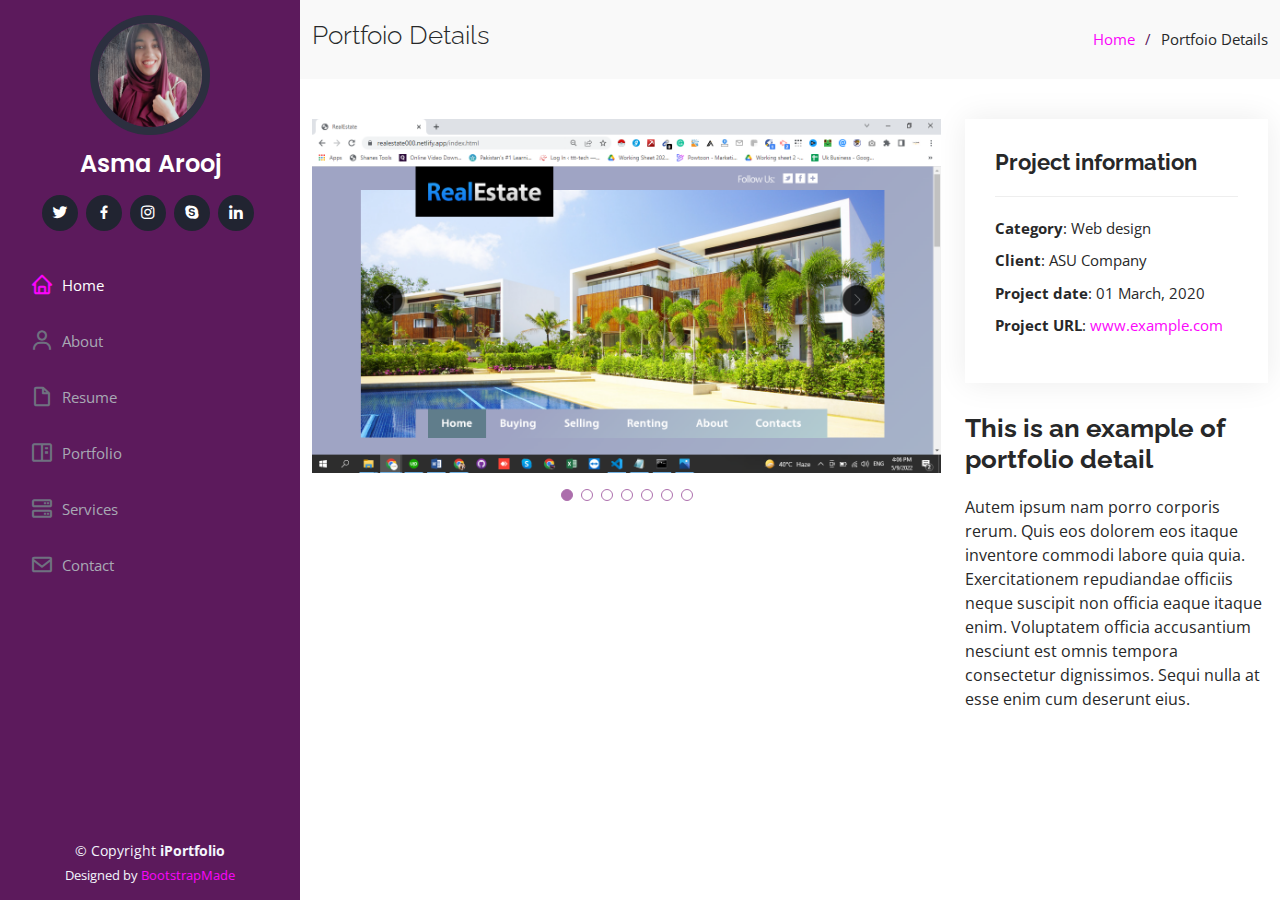
<file: portfolio-details -1.html>
<!DOCTYPE html>
<html lang="en">

<head>
  <meta charset="utf-8">
  <meta content="width=device-width, initial-scale=1.0" name="viewport">

  <title>Portfolio Details - iPortfolio Bootstrap Template</title>
  <meta content="" name="description">
  <meta content="" name="keywords">

  <!-- Favicons -->
  <link href="assets/img/favicon.png" rel="icon">
  <link href="assets/img/apple-touch-icon.png" rel="apple-touch-icon">

  <!-- Google Fonts -->
  <link href="https://fonts.googleapis.com/css?family=Open+Sans:300,300i,400,400i,600,600i,700,700i|Raleway:300,300i,400,400i,500,500i,600,600i,700,700i|Poppins:300,300i,400,400i,500,500i,600,600i,700,700i" rel="stylesheet">

  <!-- Vendor CSS Files -->
  <link href="assets/vendor/aos/aos.css" rel="stylesheet">
  <link href="assets/vendor/bootstrap/css/bootstrap.min.css" rel="stylesheet">
  <link href="assets/vendor/bootstrap-icons/bootstrap-icons.css" rel="stylesheet">
  <link href="assets/vendor/boxicons/css/boxicons.min.css" rel="stylesheet">
  <link href="assets/vendor/glightbox/css/glightbox.min.css" rel="stylesheet">
  <link href="assets/vendor/swiper/swiper-bundle.min.css" rel="stylesheet">

  <!-- Template Main CSS File -->
  <link href="assets/css/style.css" rel="stylesheet">

  <!-- =======================================================
  * Template Name: iPortfolio - v3.7.0
  * Template URL: https://bootstrapmade.com/iportfolio-bootstrap-portfolio-websites-template/
  * Author: BootstrapMade.com
  * License: https://bootstrapmade.com/license/
  ======================================================== -->
</head>

<body>

  <!-- ======= Mobile nav toggle button ======= -->
  <i class="bi bi-list mobile-nav-toggle d-xl-none"></i>

  <!-- ======= Header ======= -->
  <header id="header">
    <div class="d-flex flex-column">

      <div class="profile">
        <img src="assets/img/profile-img9.png" alt="" class="img-fluid rounded-circle">
        <h1 class="text-light"><a href="index.html">Asma Arooj</a></h1>
        <div class="social-links mt-3 text-center">
          <a href="#" class="twitter"><i class="bx bxl-twitter"></i></a>
          <a href="#" class="facebook"><i class="bx bxl-facebook"></i></a>
          <a href="#" class="instagram"><i class="bx bxl-instagram"></i></a>
          <a href="#" class="google-plus"><i class="bx bxl-skype"></i></a>
          <a href="#" class="linkedin"><i class="bx bxl-linkedin"></i></a>
        </div>
      </div>

      <nav id="navbar" class="nav-menu navbar">
        <ul>
          <li><a href="#hero" class="nav-link scrollto active"><i class="bx bx-home"></i> <span>Home</span></a></li>
          <li><a href="#about" class="nav-link scrollto"><i class="bx bx-user"></i> <span>About</span></a></li>
          <li><a href="#resume" class="nav-link scrollto"><i class="bx bx-file-blank"></i> <span>Resume</span></a></li>
          <li><a href="#portfolio" class="nav-link scrollto"><i class="bx bx-book-content"></i> <span>Portfolio</span></a></li>
          <li><a href="#services" class="nav-link scrollto"><i class="bx bx-server"></i> <span>Services</span></a></li>
          <li><a href="#contact" class="nav-link scrollto"><i class="bx bx-envelope"></i> <span>Contact</span></a></li>
        </ul>
      </nav><!-- .nav-menu -->
    </div>
  </header><!-- End Header -->

  <main id="main">

    <!-- ======= Breadcrumbs ======= -->
    <section id="breadcrumbs" class="breadcrumbs">
      <div class="container">

        <div class="d-flex justify-content-between align-items-center">
          <h2>Portfoio Details</h2>
          <ol>
            <li><a href="index.html">Home</a></li>
            <li>Portfoio Details</li>
          </ol>
        </div>

      </div>
    </section><!-- End Breadcrumbs -->

    <!-- ======= Portfolio Details Section ======= -->
    <section id="portfolio-details" class="portfolio-details">
      <div class="container">

        <div class="row gy-4">

          <div class="col-lg-8">
            <div class="portfolio-details-slider swiper">
              <div class="swiper-wrapper align-items-center">

                <div class="swiper-slide">
                  <img src="assets/img/portfolio/portfolio-details-1-1.png" alt="">
                </div>

                <div class="swiper-slide">
                  <img src="assets/img/portfolio/portfolio-details-1-2.png" alt="">
                </div>

                <div class="swiper-slide">
                  <img src="assets/img/portfolio/portfolio-details-1-3.png" alt="">
                </div>
                
                <div class="swiper-slide">
                  <img src="assets/img/portfolio/portfolio-details-1-4.png" alt="">
                </div>
               
                <div class="swiper-slide">
                  <img src="assets/img/portfolio/portfolio-details-1-5.png" alt="">
                </div>
                
                <div class="swiper-slide">
                  <img src="assets/img/portfolio/portfolio-details-1-6.png" alt="">
                </div>
                <div class="swiper-slide">
                  <img src="assets/img/portfolio/portfolio-details-1-7.png" alt="">
                </div>

              </div>
              <div class="swiper-pagination"></div>
            </div>
          </div>

          <div class="col-lg-4">
            <div class="portfolio-info">
              <h3>Project information</h3>
              <ul>
                <li><strong>Category</strong>: Web design</li>
                <li><strong>Client</strong>: ASU Company</li>
                <li><strong>Project date</strong>: 01 March, 2020</li>
                <li><strong>Project URL</strong>: <a href="#">www.example.com</a></li>
              </ul>
            </div>
            <div class="portfolio-description">
              <h2>This is an example of portfolio detail</h2>
              <p>
                Autem ipsum nam porro corporis rerum. Quis eos dolorem eos itaque inventore commodi labore quia quia. Exercitationem repudiandae officiis neque suscipit non officia eaque itaque enim. Voluptatem officia accusantium nesciunt est omnis tempora consectetur dignissimos. Sequi nulla at esse enim cum deserunt eius.
              </p>
            </div>
          </div>

        </div>

      </div>
    </section><!-- End Portfolio Details Section -->

  </main><!-- End #main -->

  <!-- ======= Footer ======= -->
  <footer id="footer">
    <div class="container">
      <div class="copyright">
        &copy; Copyright <strong><span>iPortfolio</span></strong>
      </div>
      <div class="credits">
        <!-- All the links in the footer should remain intact. -->
        <!-- You can delete the links only if you purchased the pro version. -->
        <!-- Licensing information: https://bootstrapmade.com/license/ -->
        <!-- Purchase the pro version with working PHP/AJAX contact form: https://bootstrapmade.com/iportfolio-bootstrap-portfolio-websites-template/ -->
        Designed by <a href="https://bootstrapmade.com/">BootstrapMade</a>
      </div>
    </div>
  </footer><!-- End  Footer -->

  <a href="#" class="back-to-top d-flex align-items-center justify-content-center"><i class="bi bi-arrow-up-short"></i></a>

  <!-- Vendor JS Files -->
  <script src="assets/vendor/purecounter/purecounter.js"></script>
  <script src="assets/vendor/aos/aos.js"></script>
  <script src="assets/vendor/bootstrap/js/bootstrap.bundle.min.js"></script>
  <script src="assets/vendor/glightbox/js/glightbox.min.js"></script>
  <script src="assets/vendor/isotope-layout/isotope.pkgd.min.js"></script>
  <script src="assets/vendor/swiper/swiper-bundle.min.js"></script>
  <script src="assets/vendor/typed.js/typed.min.js"></script>
  <script src="assets/vendor/waypoints/noframework.waypoints.js"></script>
  <script src="assets/vendor/php-email-form/validate.js"></script>

  <!-- Template Main JS File -->
  <script src="assets/js/main.js"></script>

</body>

</html>
</file>
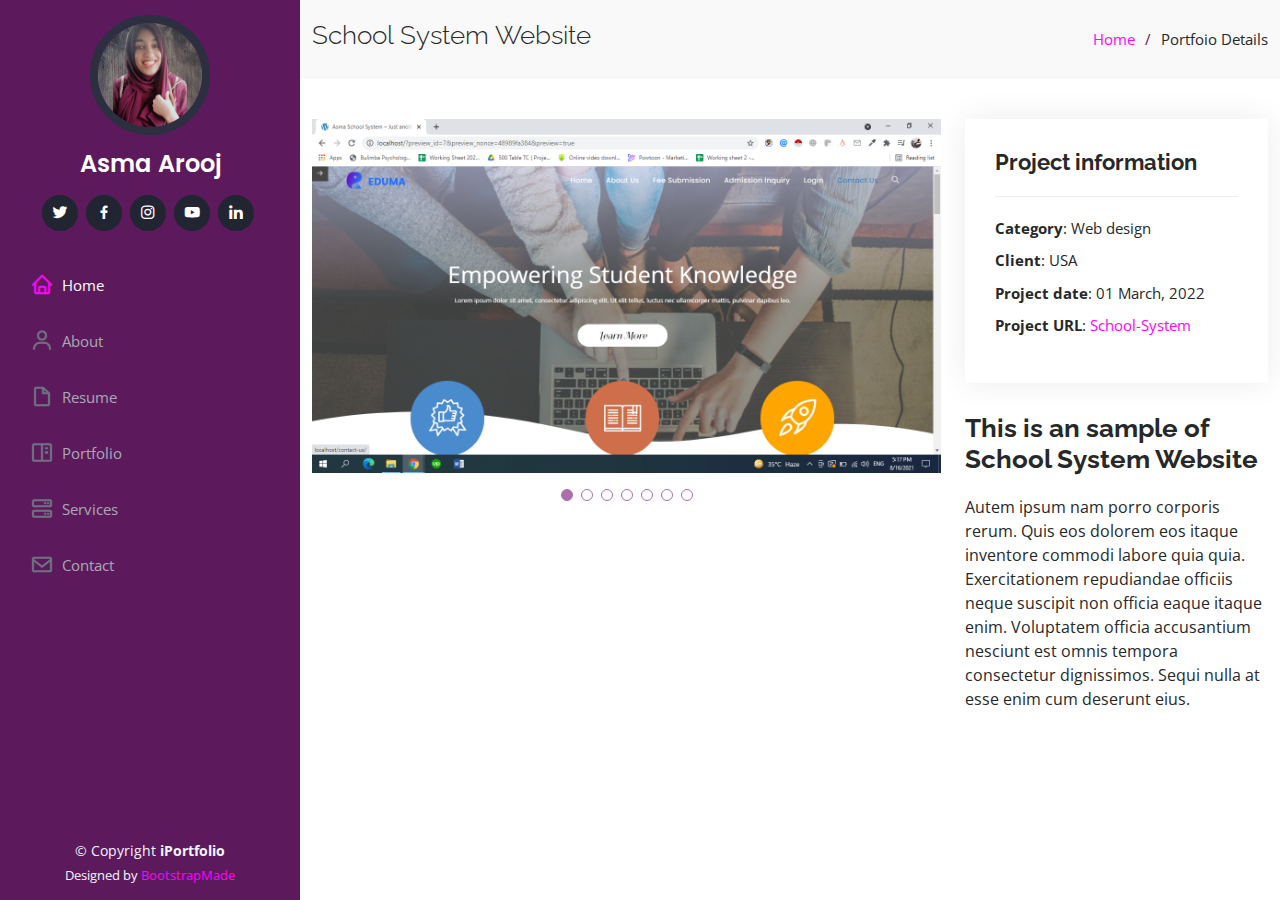
<file: portfolio-details -3.html>
<!DOCTYPE html>
<html lang="en">

<head>
  <meta charset="utf-8">
  <meta content="width=device-width, initial-scale=1.0" name="viewport">

  <title>Portfolio Details - iPortfolio Bootstrap Template</title>
  <meta content="" name="description">
  <meta content="" name="keywords">

  <!-- Favicons -->
  <link href="assets/img/favicon.png" rel="icon">
  <link href="assets/img/apple-touch-icon.png" rel="apple-touch-icon">

  <!-- Google Fonts -->
  <link href="https://fonts.googleapis.com/css?family=Open+Sans:300,300i,400,400i,600,600i,700,700i|Raleway:300,300i,400,400i,500,500i,600,600i,700,700i|Poppins:300,300i,400,400i,500,500i,600,600i,700,700i" rel="stylesheet">

  <!-- Vendor CSS Files -->
  <link href="assets/vendor/aos/aos.css" rel="stylesheet">
  <link href="assets/vendor/bootstrap/css/bootstrap.min.css" rel="stylesheet">
  <link href="assets/vendor/bootstrap-icons/bootstrap-icons.css" rel="stylesheet">
  <link href="assets/vendor/boxicons/css/boxicons.min.css" rel="stylesheet">
  <link href="assets/vendor/glightbox/css/glightbox.min.css" rel="stylesheet">
  <link href="assets/vendor/swiper/swiper-bundle.min.css" rel="stylesheet">

  <!-- Template Main CSS File -->
  <link href="assets/css/style.css" rel="stylesheet">

  <!-- =======================================================
  * Template Name: iPortfolio - v3.7.0
  * Template URL: https://bootstrapmade.com/iportfolio-bootstrap-portfolio-websites-template/
  * Author: BootstrapMade.com
  * License: https://bootstrapmade.com/license/
  ======================================================== -->
</head>

<body>

  <!-- ======= Mobile nav toggle button ======= -->
  <i class="bi bi-list mobile-nav-toggle d-xl-none"></i>

  <!-- ======= Header ======= -->
  <header id="header">
    <div class="d-flex flex-column">

      <div class="profile">
        <img src="assets/img/profile-img9.png" alt="" class="img-fluid rounded-circle">
        <h1 class="text-light"><a href="index.html">Asma Arooj</a></h1>
        <div class="social-links mt-3 text-center">
            <a href="https://twitter.com/AsmaArooj4" target="_blank" class="twitter"><i class="bx bxl-twitter"></i></a>
            <a href="https://www.facebook.com/profile.php?id=100073701270612" target="_blank" class="facebook"><i class="bx bxl-facebook"></i></a>
            <a href="https://www.instagram.com/asmaarooj16/" target="_blank" class="instagram"><i class="bx bxl-instagram"></i></a>
           <a href="https://www.youtube.com/c/TTTTechTipsTricks" target="_blank" class="google-plus"><i class="bx bxl-youtube"></i></a> 
            <a href="https://www.linkedin.com/in/asma-arooj/" target="_blank" class="linkedin"><i class="bx bxl-linkedin"></i></a>
        </div>
      </div>

      <nav id="navbar" class="nav-menu navbar">
        <ul>
          <li><a href="#hero" class="nav-link scrollto active"><i class="bx bx-home"></i> <span>Home</span></a></li>
          <li><a href="#about" class="nav-link scrollto"><i class="bx bx-user"></i> <span>About</span></a></li>
          <li><a href="#resume" class="nav-link scrollto"><i class="bx bx-file-blank"></i> <span>Resume</span></a></li>
          <li><a href="#portfolio" class="nav-link scrollto"><i class="bx bx-book-content"></i> <span>Portfolio</span></a></li>
          <li><a href="#services" class="nav-link scrollto"><i class="bx bx-server"></i> <span>Services</span></a></li>
          <li><a href="#contact" class="nav-link scrollto"><i class="bx bx-envelope"></i> <span>Contact</span></a></li>
        </ul>
      </nav><!-- .nav-menu -->
    </div>
  </header><!-- End Header -->

  <main id="main">

    <!-- ======= Breadcrumbs ======= -->
    <section id="breadcrumbs" class="breadcrumbs">
      <div class="container">

        <div class="d-flex justify-content-between align-items-center">
          <h2>School System Website </h2>
          <ol>
            <li><a href="index.html">Home</a></li>
            <li>Portfoio Details</li>
          </ol>
        </div>

      </div>
    </section><!-- End Breadcrumbs -->

    <!-- ======= Portfolio Details Section ======= -->
    <section id="portfolio-details" class="portfolio-details">
      <div class="container">

        <div class="row gy-4">

          <div class="col-lg-8">
            <div class="portfolio-details-slider swiper">
              <div class="swiper-wrapper align-items-center">

                <div class="swiper-slide">
                  <img src="assets/img/portfolio/portfolio-details-3-1.png" alt="">
                </div>

                <div class="swiper-slide">
                  <img src="assets/img/portfolio/portfolio-details-3-2.png" alt="">
                </div>

                <div class="swiper-slide">
                  <img src="assets/img/portfolio/portfolio-details-3-3.png" alt="">
                </div>
                
                <div class="swiper-slide">
                  <img src="assets/img/portfolio/portfolio-details-3-4.png" alt="">
                </div>
               
                <div class="swiper-slide">
                  <img src="assets/img/portfolio/portfolio-details-3-5.png" alt="">
                </div>
                
                <div class="swiper-slide">
                  <img src="assets/img/portfolio/portfolio-details-3-6.png" alt="">
                </div>
                <div class="swiper-slide">
                  <img src="assets/img/portfolio/portfolio-details-3-7.png" alt="">
                </div>

              </div>
              <div class="swiper-pagination"></div>
            </div>
          </div>

          <div class="col-lg-4">
            <div class="portfolio-info">
              <h3>Project information</h3>
              <ul>
                <li><strong>Category</strong>: Web design</li>
                <li><strong>Client</strong>: USA</li>
                <li><strong>Project date</strong>: 01 March, 2022</li>
                <li><strong>Project URL</strong>: <a href="#">School-System</a></li>
              </ul>
            </div>
            <div class="portfolio-description">
              <h2>This is an sample of School System Website</h2>
              <p>
                Autem ipsum nam porro corporis rerum. Quis eos dolorem eos itaque inventore commodi labore quia quia. Exercitationem repudiandae officiis neque suscipit non officia eaque itaque enim. Voluptatem officia accusantium nesciunt est omnis tempora consectetur dignissimos. Sequi nulla at esse enim cum deserunt eius.
              </p>
            </div>
          </div>

        </div>

      </div>
    </section><!-- End Portfolio Details Section -->

  </main><!-- End #main -->

  <!-- ======= Footer ======= -->
  <footer id="footer">
    <div class="container">
      <div class="copyright">
        &copy; Copyright <strong><span>iPortfolio</span></strong>
      </div>
      <div class="credits">
        <!-- All the links in the footer should remain intact. -->
        <!-- You can delete the links only if you purchased the pro version. -->
        <!-- Licensing information: https://bootstrapmade.com/license/ -->
        <!-- Purchase the pro version with working PHP/AJAX contact form: https://bootstrapmade.com/iportfolio-bootstrap-portfolio-websites-template/ -->
        Designed by <a href="https://bootstrapmade.com/">BootstrapMade</a>
      </div>
    </div>
  </footer><!-- End  Footer -->

  <a href="#" class="back-to-top d-flex align-items-center justify-content-center"><i class="bi bi-arrow-up-short"></i></a>

  <!-- Vendor JS Files -->
  <script src="assets/vendor/purecounter/purecounter.js"></script>
  <script src="assets/vendor/aos/aos.js"></script>
  <script src="assets/vendor/bootstrap/js/bootstrap.bundle.min.js"></script>
  <script src="assets/vendor/glightbox/js/glightbox.min.js"></script>
  <script src="assets/vendor/isotope-layout/isotope.pkgd.min.js"></script>
  <script src="assets/vendor/swiper/swiper-bundle.min.js"></script>
  <script src="assets/vendor/typed.js/typed.min.js"></script>
  <script src="assets/vendor/waypoints/noframework.waypoints.js"></script>
  <script src="assets/vendor/php-email-form/validate.js"></script>

  <!-- Template Main JS File -->
  <script src="assets/js/main.js"></script>

</body>

</html>
</file>
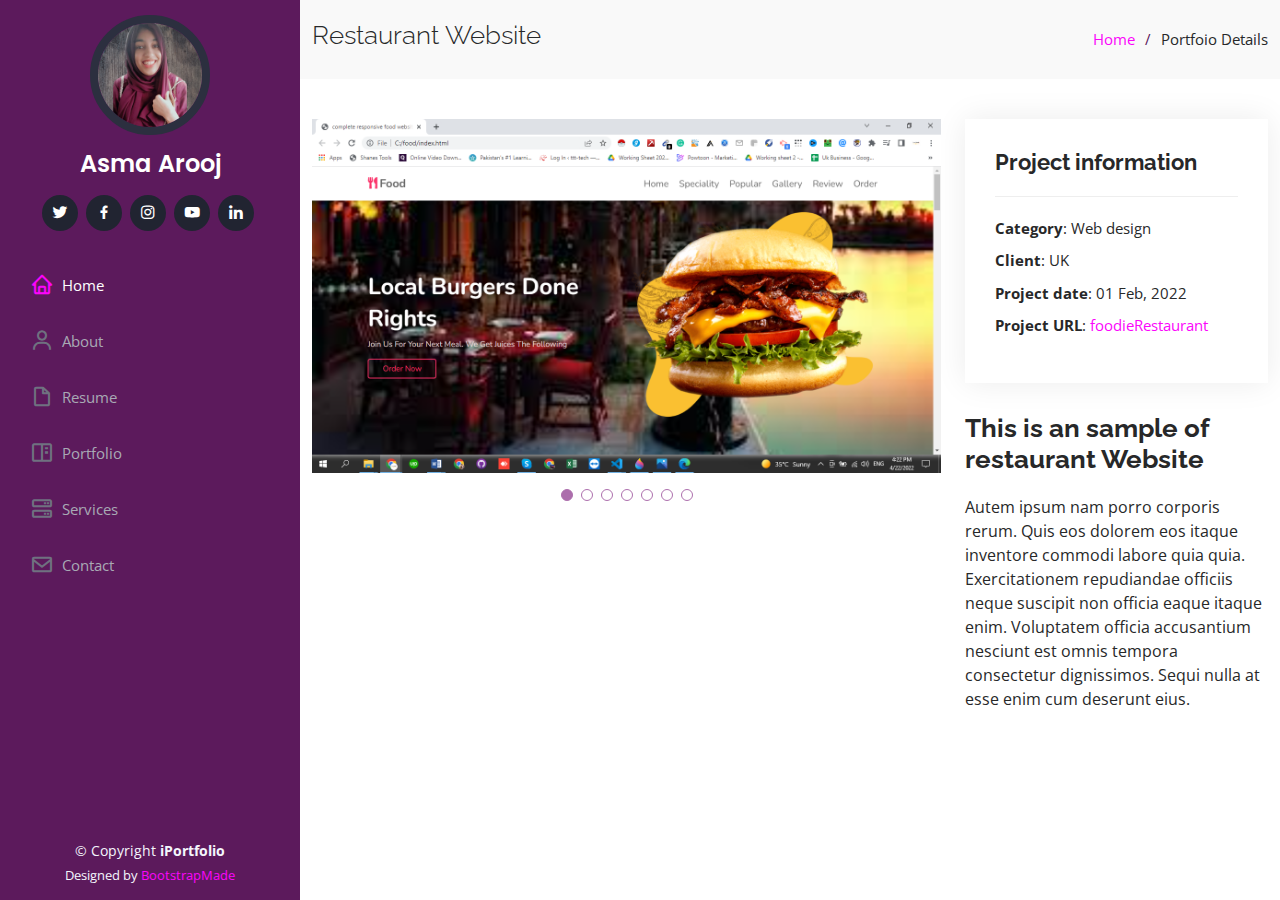
<file: portfolio-details.html>
<!DOCTYPE html>
<html lang="en">

<head>
  <meta charset="utf-8">
  <meta content="width=device-width, initial-scale=1.0" name="viewport">

  <title>Portfolio Details - iPortfolio Bootstrap Template</title>
  <meta content="" name="description">
  <meta content="" name="keywords">

  <!-- Favicons -->
  <link href="assets/img/favicon.png" rel="icon">
  <link href="assets/img/apple-touch-icon.png" rel="apple-touch-icon">

  <!-- Google Fonts -->
  <link href="https://fonts.googleapis.com/css?family=Open+Sans:300,300i,400,400i,600,600i,700,700i|Raleway:300,300i,400,400i,500,500i,600,600i,700,700i|Poppins:300,300i,400,400i,500,500i,600,600i,700,700i" rel="stylesheet">

  <!-- Vendor CSS Files -->
  <link href="assets/vendor/aos/aos.css" rel="stylesheet">
  <link href="assets/vendor/bootstrap/css/bootstrap.min.css" rel="stylesheet">
  <link href="assets/vendor/bootstrap-icons/bootstrap-icons.css" rel="stylesheet">
  <link href="assets/vendor/boxicons/css/boxicons.min.css" rel="stylesheet">
  <link href="assets/vendor/glightbox/css/glightbox.min.css" rel="stylesheet">
  <link href="assets/vendor/swiper/swiper-bundle.min.css" rel="stylesheet">

  <!-- Template Main CSS File -->
  <link href="assets/css/style.css" rel="stylesheet">

  <!-- =======================================================
  * Template Name: iPortfolio - v3.7.0
  * Template URL: https://bootstrapmade.com/iportfolio-bootstrap-portfolio-websites-template/
  * Author: BootstrapMade.com
  * License: https://bootstrapmade.com/license/
  ======================================================== -->
</head>

<body>

  <!-- ======= Mobile nav toggle button ======= -->
  <i class="bi bi-list mobile-nav-toggle d-xl-none"></i>

  <!-- ======= Header ======= -->
  <header id="header">
    <div class="d-flex flex-column">

      <div class="profile">
        <img src="assets/img/profile-img9.png" alt="" class="img-fluid rounded-circle">
        <h1 class="text-light"><a href="index.html">Asma Arooj</a></h1>
        <div class="social-links mt-3 text-center">
          <a href="https://twitter.com/AsmaArooj4" target="_blank" class="twitter"><i class="bx bxl-twitter"></i></a>
          <a href="https://www.facebook.com/profile.php?id=100073701270612" target="_blank" class="facebook"><i class="bx bxl-facebook"></i></a>
          <a href="https://www.instagram.com/asmaarooj16/" target="_blank" class="instagram"><i class="bx bxl-instagram"></i></a>
         <a href="https://www.youtube.com/c/TTTTechTipsTricks" target="_blank" class="google-plus"><i class="bx bxl-youtube"></i></a> 
          <a href="https://www.linkedin.com/in/asma-arooj/" target="_blank" class="linkedin"><i class="bx bxl-linkedin"></i></a>
        </div>
      </div>

      <nav id="navbar" class="nav-menu navbar">
        <ul>
          <li><a href="#hero" class="nav-link scrollto active"><i class="bx bx-home"></i> <span>Home</span></a></li>
          <li><a href="#about" class="nav-link scrollto"><i class="bx bx-user"></i> <span>About</span></a></li>
          <li><a href="#resume" class="nav-link scrollto"><i class="bx bx-file-blank"></i> <span>Resume</span></a></li>
          <li><a href="#portfolio" class="nav-link scrollto"><i class="bx bx-book-content"></i> <span>Portfolio</span></a></li>
          <li><a href="#services" class="nav-link scrollto"><i class="bx bx-server"></i> <span>Services</span></a></li>
          <li><a href="#contact" class="nav-link scrollto"><i class="bx bx-envelope"></i> <span>Contact</span></a></li>
        </ul>
      </nav><!-- .nav-menu -->
    </div>
  </header><!-- End Header -->

  <main id="main">

    <!-- ======= Breadcrumbs ======= -->
    <section id="breadcrumbs" class="breadcrumbs">
      <div class="container">

        <div class="d-flex justify-content-between align-items-center">
          <h2>Restaurant Website</h2>
          <ol>
            <li><a href="index.html">Home</a></li>
            <li>Portfoio Details</li>
          </ol>
        </div>

      </div>
    </section><!-- End Breadcrumbs -->

    <!-- ======= Portfolio Details Section ======= -->
    <section id="portfolio-details" class="portfolio-details">
      <div class="container">

        <div class="row gy-4">

          <div class="col-lg-8">
            <div class="portfolio-details-slider swiper">
              <div class="swiper-wrapper align-items-center">

                <div class="swiper-slide">
                  <img src="assets/img/portfolio/portfolio-details-1.png" alt="">
                </div>

                <div class="swiper-slide">
                  <img src="assets/img/portfolio/portfolio-details-2.png" alt="">
                </div>

                <div class="swiper-slide">
                  <img src="assets/img/portfolio/portfolio-details-3.png" alt="">
                </div>
                
                <div class="swiper-slide">
                  <img src="assets/img/portfolio/portfolio-details-4.png" alt="">
                </div>
               
                <div class="swiper-slide">
                  <img src="assets/img/portfolio/portfolio-details-5.png" alt="">
                </div>
                
                <div class="swiper-slide">
                  <img src="assets/img/portfolio/portfolio-details-6.png" alt="">
                </div>
                <div class="swiper-slide">
                  <img src="assets/img/portfolio/portfolio-details-7.png" alt="">
                </div>

              </div>
              <div class="swiper-pagination"></div>
            </div>
          </div>

          <div class="col-lg-4">
            <div class="portfolio-info">
              <h3>Project information</h3>
              <ul>
                <li><strong>Category</strong>: Web design</li>
                <li><strong>Client</strong>: UK</li>
                <li><strong>Project date</strong>: 01 Feb, 2022</li>
                <li><strong>Project URL</strong>: <a href="#">foodieRestaurant</a></li>
              </ul>
            </div>
            <div class="portfolio-description">
              <h2>This is an sample of restaurant Website</h2>
              <p>
                Autem ipsum nam porro corporis rerum. Quis eos dolorem eos itaque inventore commodi labore quia quia. Exercitationem repudiandae officiis neque suscipit non officia eaque itaque enim. Voluptatem officia accusantium nesciunt est omnis tempora consectetur dignissimos. Sequi nulla at esse enim cum deserunt eius.
              </p>
            </div>
          </div>

        </div>

      </div>
    </section><!-- End Portfolio Details Section -->

  </main><!-- End #main -->

  <!-- ======= Footer ======= -->
  <footer id="footer">
    <div class="container">
      <div class="copyright">
        &copy; Copyright <strong><span>iPortfolio</span></strong>
      </div>
      <div class="credits">
        <!-- All the links in the footer should remain intact. -->
        <!-- You can delete the links only if you purchased the pro version. -->
        <!-- Licensing information: https://bootstrapmade.com/license/ -->
        <!-- Purchase the pro version with working PHP/AJAX contact form: https://bootstrapmade.com/iportfolio-bootstrap-portfolio-websites-template/ -->
        Designed by <a href="https://bootstrapmade.com/">BootstrapMade</a>
      </div>
    </div>
  </footer><!-- End  Footer -->

  <a href="#" class="back-to-top d-flex align-items-center justify-content-center"><i class="bi bi-arrow-up-short"></i></a>

  <!-- Vendor JS Files -->
  <script src="assets/vendor/purecounter/purecounter.js"></script>
  <script src="assets/vendor/aos/aos.js"></script>
  <script src="assets/vendor/bootstrap/js/bootstrap.bundle.min.js"></script>
  <script src="assets/vendor/glightbox/js/glightbox.min.js"></script>
  <script src="assets/vendor/isotope-layout/isotope.pkgd.min.js"></script>
  <script src="assets/vendor/swiper/swiper-bundle.min.js"></script>
  <script src="assets/vendor/typed.js/typed.min.js"></script>
  <script src="assets/vendor/waypoints/noframework.waypoints.js"></script>
  <script src="assets/vendor/php-email-form/validate.js"></script>

  <!-- Template Main JS File -->
  <script src="assets/js/main.js"></script>

</body>

</html>
</file>
<file: assets/css/style.css>
/**
* Template Name: iPortfolio - v3.7.0
* Template URL: https://bootstrapmade.com/iportfolio-bootstrap-portfolio-websites-template/
* Author: BootstrapMade.com
* License: https://bootstrapmade.com/license/
*/

/*--------------------------------------------------------------
# General
--------------------------------------------------------------*/
body {
  font-family: "Open Sans", sans-serif;
  color: #272829;
}

a {
  color: rgb(251, 5, 251);
  text-decoration: none;
}

a:hover {
  color: #ac6eac;
  text-decoration: none;
}

h1, h2, h3, h4, h5, h6 {
  font-family: "Raleway", sans-serif;
}

/*--------------------------------------------------------------
# Back to top button
--------------------------------------------------------------*/
.back-to-top {
  position: fixed;
  visibility: hidden;
  opacity: 0;
  right: 15px;
  bottom: 15px;
  z-index: 996;
  background: #5c1a5c;
  width: 40px;
  height: 40px;
  border-radius: 50px;
  transition: all 0.4s;
}
.back-to-top i {
  font-size: 28px;
  color: #fff;
  line-height: 0;
}
.back-to-top:hover {
  background: #ac6eac;
  color: #fff;
}
.back-to-top.active {
  visibility: visible;
  opacity: 1;
}

/*--------------------------------------------------------------
# Header
--------------------------------------------------------------*/
#header {
  position: fixed;
  top: 0;
  left: 0;
  bottom: 0;
  width: 300px;
  transition: all ease-in-out 0.5s;
  z-index: 9997;
  transition: all 0.5s;
  padding: 0 15px;
  background: #5c1a5c;
  overflow-y: auto;
}
#header .profile img {
  margin: 15px auto;
  display: block;
  width: 120px;
  border: 8px solid #2c2f3f;
}
#header .profile h1 {
  font-size: 24px;
  margin: 0;
  padding: 0;
  font-weight: 600;
  -moz-text-align-last: center;
  text-align-last: center;
  font-family: "Poppins", sans-serif;
}
#header .profile h1 a, #header .profile h1 a:hover {
  color: #fff;
  text-decoration: none;
}
#header .profile .social-links a {
  font-size: 18px;
  display: inline-block;
  background: #212431;
  color: #fff;
  line-height: 1;
  padding: 8px 0;
  margin-right: 4px;
  border-radius: 50%;
  text-align: center;
  width: 36px;
  height: 36px;
  transition: 0.3s;
}
#header .profile .social-links a:hover {
  background: #149ddd;
  color: #fff;
  text-decoration: none;
}

#main {
  margin-left: 300px;
}

@media (max-width: 1199px) {
  #header {
    left: -300px;
  }

  #main {
    margin-left: 0;
  }
}
/*--------------------------------------------------------------
# Navigation Menu
--------------------------------------------------------------*/
/* Desktop Navigation */
.nav-menu {
  padding: 30px 0 0 0;
}
.nav-menu * {
  margin: 0;
  padding: 0;
  list-style: none;
}
.nav-menu > ul > li {
  position: relative;
  white-space: nowrap;
}
.nav-menu a, .nav-menu a:focus {
  display: flex;
  align-items: center;
  color: #a8a9b4;
  padding: 12px 15px;
  margin-bottom: 8px;
  transition: 0.3s;
  font-size: 15px;
}
.nav-menu a i, .nav-menu a:focus i {
  font-size: 24px;
  padding-right: 8px;
  color: #6f7180;
}
.nav-menu a:hover, .nav-menu .active, .nav-menu .active:focus, .nav-menu li:hover > a {
  text-decoration: none;
  color: #fff;
}
.nav-menu a:hover i, .nav-menu .active i, .nav-menu .active:focus i, .nav-menu li:hover > a i {
  color: rgb(251 5 251);
}


/* Mobile Navigation */
.mobile-nav-toggle {
  position: fixed;
  right: 15px;
  top: 15px;
  z-index: 9998;
  border: 0;
  font-size: 24px;
  transition: all 0.4s;
  outline: none !important;
  background-color: #5c1a5c;
  color: #fff;
  width: 40px;
  height: 40px;
  display: inline-flex;
  align-items: center;
  justify-content: center;
  line-height: 0;
  border-radius: 50px;
  cursor: pointer;
}

.mobile-nav-active {
  overflow: hidden;
}
.mobile-nav-active #header {
  left: 0;
}

/*--------------------------------------------------------------
# Hero Section
--------------------------------------------------------------*/
#hero {
  width: 100%;
  height: 100vh;
  background: url("../img/hero-bg2.jpg") top center;
  background-size: cover;
}
#hero:before {
  content: "";
  background: rgba(5, 13, 24, 0.3);
  position: absolute;
  bottom: 0;
  top: 0;
  left: 0;
  right: 0;
  z-index: 1;
}
#hero .hero-container {
  position: relative;
  z-index: 2;
  min-width: 300px;
}
#hero h1 {
  margin: 0 0 10px 0;
  font-size: 64px;
  font-weight: 700;
  line-height: 56px;
  color: #fff;
}
#hero p {
  color: #fff;
  margin-bottom: 50px;
  font-size: 26px;
  font-family: "Poppins", sans-serif;
}
#hero p span {
  color: #fff;
  padding-bottom: 4px;
  letter-spacing: 1px;
  border-bottom: 3px solid #5c1a5c;
}
@media (min-width: 1024px) {
  #hero {
    background-attachment: fixed;
  }
}
@media (max-width: 768px) {
  #hero h1 {
    font-size: 28px;
    line-height: 36px;
  }
  #hero h2 {
    font-size: 18px;
    line-height: 24px;
    margin-bottom: 30px;
  }
}

/*--------------------------------------------------------------
# Sections General
--------------------------------------------------------------*/
section {
  padding: 60px 0;
  overflow: hidden;
}

.section-bg {
  background: #f5f8fd;
}

.section-title {
  padding-bottom: 30px;
}
.section-title h2 {
  font-size: 32px;
  font-weight: bold;
  margin-bottom: 20px;
  padding-bottom: 20px;
  position: relative;
  color: #5c1a5c;
}
.section-title h2::after {
  content: "";
  position: absolute;
  display: block;
  width: 50px;
  height: 3px;
  background: #5c1a5c;
  bottom: 0;
  left: 0;
}
.section-title p {
  margin-bottom: 0;
}

/*--------------------------------------------------------------
# About
--------------------------------------------------------------*/
.about .content h3 {
  font-weight: 700;
  font-size: 21px;
  color: #5c1a5c;
}
.about .content ul {
  list-style: none;
  padding: 0;
}
.about .content ul li {
  margin-bottom: 20px;
  display: flex;
  align-items: center;
}
.about .content ul strong {
  margin-right: 10px;
}
.about .content ul i {
  font-size: 16px;
  margin-right: 5px;
  color: #5c1a5c;
  line-height: 0;
}
.about .content p:last-child {
  margin-bottom: 0;
}

/*--------------------------------------------------------------
# Facts
--------------------------------------------------------------*/
.facts {
  padding-bottom: 30px;
}
.facts .count-box {
  padding: 30px;
  width: 100%;
}
.facts .count-box i {
  display: block;
  font-size: 44px;
  color: #5c1a5c;
  float: left;
  line-height: 0;
}
.facts .count-box span {
  font-size: 48px;
  line-height: 40px;
  display: block;
  font-weight: 700;
  color: #050d18;
  margin-left: 60px;
}
.facts .count-box p {
  padding: 15px 0 0 0;
  margin: 0 0 0 60px;
  font-family: "Raleway", sans-serif;
  font-size: 14px;
  color: #122f57;
}
.facts .count-box a {
  font-weight: 600;
  display: block;
  margin-top: 20px;
  color: #122f57;
  font-size: 15px;
  font-family: "Poppins", sans-serif;
  transition: ease-in-out 0.3s;
}
.facts .count-box a:hover {
  color: #925492;
}

/*--------------------------------------------------------------
# Akills
--------------------------------------------------------------*/
.skills .progress {
  height: 60px;
  display: block;
  background: none;
  border-radius: 0;
}
.skills .progress .skill {
  padding: 0;
  margin: 0 0 6px 0;
  text-transform: uppercase;
  display: block;
  font-weight: 600;
  font-family: "Poppins", sans-serif;
  color: #050d18;
}
.skills .progress .skill .val {
  float: right;
  font-style: normal;
}
.skills .progress-bar-wrap {
  background: #dce8f8;
  height: 10px;
}
.skills .progress-bar {
  width: 1px;
  height: 10px;
  transition: 0.9s;
  background-color: #5c1a5c;
}

/*--------------------------------------------------------------
# Resume
--------------------------------------------------------------*/
.resume .resume-title {
  font-size: 26px;
  font-weight: 700;
  margin-top: 20px;
  margin-bottom: 20px;
  color: #050d18;
}
.resume .resume-item {
  padding: 0 0 20px 20px;
  margin-top: -2px;
  border-left: 2px solid #ac6eac;
  position: relative;
}
.resume .resume-item h4 {
  line-height: 18px;
  font-size: 18px;
  font-weight: 600;
  text-transform: uppercase;
  font-family: "Poppins", sans-serif;
  color: #050d18;
  margin-bottom: 10px;
}
.resume .resume-item h5 {
  font-size: 16px;
  background: #e4edf9;
  padding: 5px 15px;
  display: inline-block;
  font-weight: 600;
  margin-bottom: 10px;
}
.resume .resume-item ul {
  padding-left: 20px;
}
.resume .resume-item ul li {
  padding-bottom: 10px;
}
.resume .resume-item:last-child {
  padding-bottom: 0;
}
.resume .resume-item::before {
  content: "";
  position: absolute;
  width: 16px;
  height: 16px;
  border-radius: 50px;
  left: -9px;
  top: 0;
  background: #fff;
  border: 2px solid #ac6eac;
}

/*--------------------------------------------------------------
# Portfolio
--------------------------------------------------------------*/
.portfolio .portfolio-item {
  margin-bottom: 30px;
}
.portfolio #portfolio-flters {
  padding: 0;
  margin: 0 auto 35px auto;
  list-style: none;
  text-align: center;
  background: #fff;
  border-radius: 50px;
  padding: 2px 15px;
}
.portfolio #portfolio-flters li {
  cursor: pointer;
  display: inline-block;
  padding: 10px 15px 8px 15px;
  font-size: 14px;
  font-weight: 600;
  line-height: 1;
  text-transform: uppercase;
  color: #272829;
  margin-bottom: 5px;
  transition: all 0.3s ease-in-out;
}
.portfolio #portfolio-flters li:hover, .portfolio #portfolio-flters li.filter-active {
  color: #490b49;
}
.portfolio #portfolio-flters li:last-child {
  margin-right: 0;
}
.portfolio .portfolio-wrap {
  transition: 0.3s;
  position: relative;
  overflow: hidden;
  z-index: 1;
}
.portfolio .portfolio-wrap::before {
  content: "";
  background: rgba(255, 255, 255, 0.5);
  position: absolute;
  left: 0;
  right: 0;
  top: 0;
  bottom: 0;
  transition: all ease-in-out 0.3s;
  z-index: 2;
  opacity: 0;
}
.portfolio .portfolio-wrap .portfolio-links {
  opacity: 1;
  left: 0;
  right: 0;
  bottom: -60px;
  z-index: 3;
  position: absolute;
  transition: all ease-in-out 0.3s;
  display: flex;
  justify-content: center;
}
.portfolio .portfolio-wrap .portfolio-links a {
  color: #fff;
  font-size: 28px;
  text-align: center;
  background: rgba(203, 41, 218, 0.75);
  transition: 0.3s;
  width: 50%;
}

.portfolio .portfolio-wrap .portfolio-links a:hover {
  background: rgba(203, 41, 218, 0.75);
}
.portfolio .portfolio-wrap .portfolio-links a + a {
  border-left: 1px solid #ac6eac;
}
.portfolio .portfolio-wrap:hover::before {
  top: 0;
  left: 0;
  right: 0;
  bottom: 0;
  opacity: 1;
}
.portfolio .portfolio-wrap:hover .portfolio-links {
  opacity: 1;
  bottom: 0;
}

/*--------------------------------------------------------------
# Portfolio Details
--------------------------------------------------------------*/
.portfolio-details {
  padding-top: 40px;
}
.portfolio-details .portfolio-details-slider img {
  width: 100%;
}
.portfolio-details .portfolio-details-slider .swiper-pagination {
  margin-top: 20px;
  position: relative;
}
.portfolio-details .portfolio-details-slider .swiper-pagination .swiper-pagination-bullet {
  width: 12px;
  height: 12px;
  background-color: #fff;
  opacity: 1;
  border: 1px solid #ac6eac;
}

.portfolio-details .portfolio-details-slider .swiper-pagination .swiper-pagination-bullet-active {
  background-color: #ac6eac;
}
.portfolio-details .portfolio-info {
  padding: 30px;
  box-shadow: 0px 0 30px rgba(5, 13, 24, 0.08);
}
.portfolio-details .portfolio-info h3 {
  font-size: 22px;
  font-weight: 700;
  margin-bottom: 20px;
  padding-bottom: 20px;
  border-bottom: 1px solid #eee;
}
.portfolio-details .portfolio-info ul {
  list-style: none;
  padding: 0;
  font-size: 15px;
}
.portfolio-details .portfolio-info ul li + li {
  margin-top: 10px;
}
.portfolio-details .portfolio-description {
  padding-top: 30px;
}
.portfolio-details .portfolio-description h2 {
  font-size: 26px;
  font-weight: 700;
  margin-bottom: 20px;
}
.portfolio-details .portfolio-description p {
  padding: 0;
}

/*--------------------------------------------------------------
# Services
--------------------------------------------------------------*/
.services .icon-box {
  margin-bottom: 20px;
}
.services .icon {
  float: left;
  display: flex;
  align-items: center;
  justify-content: center;
  width: 54px;
  height: 54px;
  background: #5c1a5c;
  border-radius: 50%;
  transition: 0.5s;
  border: 1px solid #831383;
}
.services .icon i {
  color: #fff;
  font-size: 24px;
  line-height: 0;
}
.services .icon-box:hover .icon {
  background: #fff;
}
.services .icon-box:hover .icon i {
  color: #755e75;
}
.services .title {
  margin-left: 80px;
  font-weight: 700;
  margin-bottom: 15px;
  font-size: 18px;
}
.services .title a {
  color: #343a40;
}
.services .title a:hover {
  color: #755e75;
}
.services .description {
  margin-left: 80px;
  line-height: 24px;
  font-size: 14px;
}

/*--------------------------------------------------------------
# Testimonials
--------------------------------------------------------------*/
.testimonials .testimonials-carousel, .testimonials .testimonials-slider {
  overflow: hidden;
}
.testimonials .testimonial-item {
  box-sizing: content-box;
  text-align: center;
  min-height: 320px;
}
.testimonials .testimonial-item .testimonial-img {
  width: 90px;
  border-radius: 50%;
  margin: 0 auto;
}
.testimonials .testimonial-item h3 {
  font-size: 18px;
  font-weight: bold;
  margin: 10px 0 5px 0;
  color: #111;
}
.testimonials .testimonial-item h4 {
  font-size: 14px;
  color: #999;
  margin: 0;
}
.testimonials .testimonial-item .quote-icon-left, .testimonials .testimonial-item .quote-icon-right {
  color: #5c1a5c;
  font-size: 26px;
}
.testimonials .testimonial-item .quote-icon-left {
  display: inline-block;
  left: -5px;
  position: relative;
}
.testimonials .testimonial-item .quote-icon-right {
  display: inline-block;
  right: -5px;
  position: relative;
  top: 10px;
}
.testimonials .testimonial-item p {
  font-style: italic;
  margin: 0 15px 15px 15px;
  padding: 20px;
  background: #fff;
  position: relative;
  margin-bottom: 35px;
  border-radius: 6px;
  box-shadow: 0px 2px 15px rgba(0, 0, 0, 0.1);
}
.testimonials .testimonial-item p::after {
  content: "";
  width: 0;
  height: 0;
  border-top: 20px solid #fff;
  border-right: 20px solid transparent;
  border-left: 20px solid transparent;
  position: absolute;
  bottom: -20px;
  left: calc(50% - 20px);
}
.testimonials .swiper-pagination {
  margin-top: 20px;
  position: relative;
}
.testimonials .swiper-pagination .swiper-pagination-bullet {
  width: 12px;
  height: 12px;
  background-color: #fff;
  opacity: 1;
  border: 1px solid #5c1a5c;
}
.testimonials .swiper-pagination .swiper-pagination-bullet-active {
  background-color: #5c1a5c;
}

/*--------------------------------------------------------------
# Contact
--------------------------------------------------------------*/
.contact {
  padding-bottom: 130px;
}
.contact .info {
  padding: 30px;
  background: #fff;
  width: 100%;
  box-shadow: 0 0 24px 0 rgba(0, 0, 0, 0.12);
}
.contact .info i {
  font-size: 20px;
  color: #5c1a5c;
  float: left;
  width: 44px;
  height: 44px;
  background: #d98ad9;
  display: flex;
  justify-content: center;
  align-items: center;
  border-radius: 50px;
  transition: all 0.3s ease-in-out;
}
.contact .info h4 {
  padding: 0 0 0 60px;
  font-size: 22px;
  font-weight: 600;
  margin-bottom: 5px;
  color: #050d18;
}
.contact .info p {
  padding: 0 0 10px 60px;
  margin-bottom: 20px;
  font-size: 14px;
  color: #3f0d3f;
}
.contact .info .email p {
  padding-top: 5px;
}
.contact .info .social-links {
  padding-left: 60px;
}
.contact .info .social-links a {
  font-size: 18px;
  display: inline-block;
  background: #333;
  color: #fff;
  line-height: 1;
  padding: 8px 0;
  border-radius: 50%;
  text-align: center;
  width: 36px;
  height: 36px;
  transition: 0.3s;
  margin-right: 10px;
}
.contact .info .social-links a:hover {
  background: #b84eb8;
  color: #fff;
}
.contact .info .email:hover i, .contact .info .address:hover i, .contact .info .phone:hover i {
  background: #b84eb8;
  color: #fff;
}
.contact .php-email-form {
  width: 100%;
  padding: 30px;
  background: #fff;
  box-shadow: 0 0 24px 0 rgba(0, 0, 0, 0.12);
}
.contact .php-email-form .form-group {
  padding-bottom: 8px;
}
.contact .php-email-form .validate {
  display: none;
  color: red;
  margin: 0 0 15px 0;
  font-weight: 400;
  font-size: 13px;
}
.contact .php-email-form .error-message {
  display: none;
  color: #fff;
  background: #ed3c0d;
  text-align: left;
  padding: 15px;
  font-weight: 600;
}
.contact .php-email-form .error-message br + br {
  margin-top: 25px;
}
.contact .php-email-form .sent-message {
  display: none;
  color: #fff;
  background: #18d26e;
  text-align: center;
  padding: 15px;
  font-weight: 600;
}
.contact .php-email-form .loading {
  display: none;
  background: #fff;
  text-align: center;
  padding: 15px;
}
.contact .php-email-form .loading:before {
  content: "";
  display: inline-block;
  border-radius: 50%;
  width: 24px;
  height: 24px;
  margin: 0 10px -6px 0;
  border: 3px solid #18d26e;
  border-top-color: #eee;
  -webkit-animation: animate-loading 1s linear infinite;
  animation: animate-loading 1s linear infinite;
}
.contact .php-email-form .form-group {
  margin-bottom: 15px;
}
.contact .php-email-form label {
  padding-bottom: 8px;
}
.contact .php-email-form input, .contact .php-email-form textarea {
  border-radius: 0;
  box-shadow: none;
  font-size: 14px;
}
.contact .php-email-form input {
  height: 44px;
}
.contact .php-email-form textarea {
  padding: 10px 15px;
}
.contact .php-email-form button[type=submit] {
  background: #b84eb8;
  border: 0;
  padding: 10px 24px;
  color: #fff;
  transition: 0.4s;
  border-radius: 4px;
}
.contact .php-email-form button[type=submit]:hover {
  background: #b84eb8;
}
@-webkit-keyframes animate-loading {
  0% {
    transform: rotate(0deg);
  }
  100% {
    transform: rotate(360deg);
  }
}
@keyframes animate-loading {
  0% {
    transform: rotate(0deg);
  }
  100% {
    transform: rotate(360deg);
  }
}

/*--------------------------------------------------------------
# Breadcrumbs
--------------------------------------------------------------*/
.breadcrumbs {
  padding: 20px 0;
  background: #f9f9f9;
}
.breadcrumbs h2 {
  font-size: 26px;
  font-weight: 300;
}
.breadcrumbs ol {
  display: flex;
  flex-wrap: wrap;
  list-style: none;
  padding: 0;
  margin: 0;
  font-size: 15px;
}
.breadcrumbs ol li + li {
  padding-left: 10px;
}
.breadcrumbs ol li + li::before {
  display: inline-block;
  padding-right: 10px;
  color: #5c1a5c;
  content: "/";
}
@media (max-width: 768px) {
  .breadcrumbs .d-flex {
    display: block !important;
  }
  .breadcrumbs ol {
    display: block;
  }
  .breadcrumbs ol li {
    display: inline-block;
  }
}

/*--------------------------------------------------------------
# Footer
--------------------------------------------------------------*/
#footer {
  padding: 15px;
  color: #f4f6fd;
  font-size: 14px;
  position: fixed;
  left: 0;
  bottom: 0;
  width: 300px;
  z-index: 9999;
  background: #5c1a5c;
}
#footer .copyright {
  text-align: center;
}
#footer .credits {
  padding-top: 5px;
  text-align: center;
  font-size: 13px;
  color: #f4f6fd;
}
@media (max-width: 1199px) {
  #footer {
    position: static;
    width: auto;
    padding-right: 20px 15px;
  }
}
</file>
